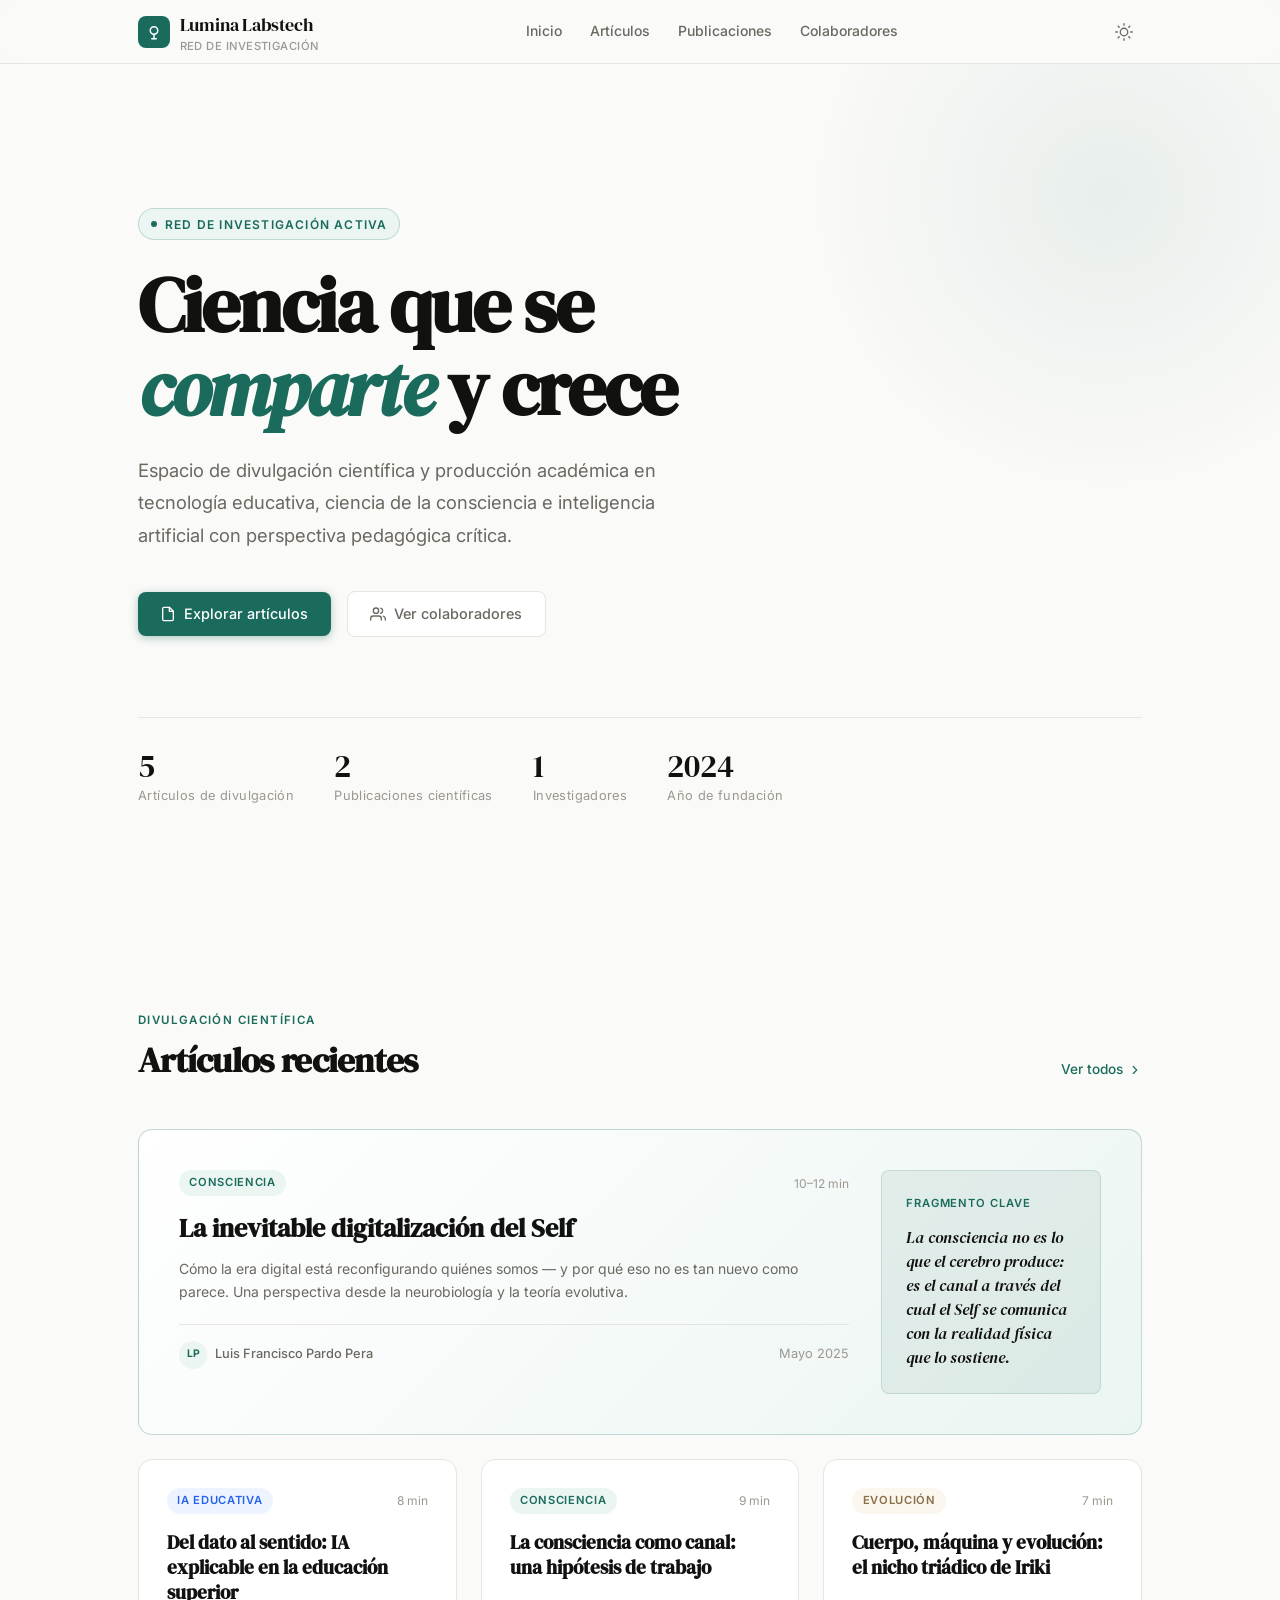
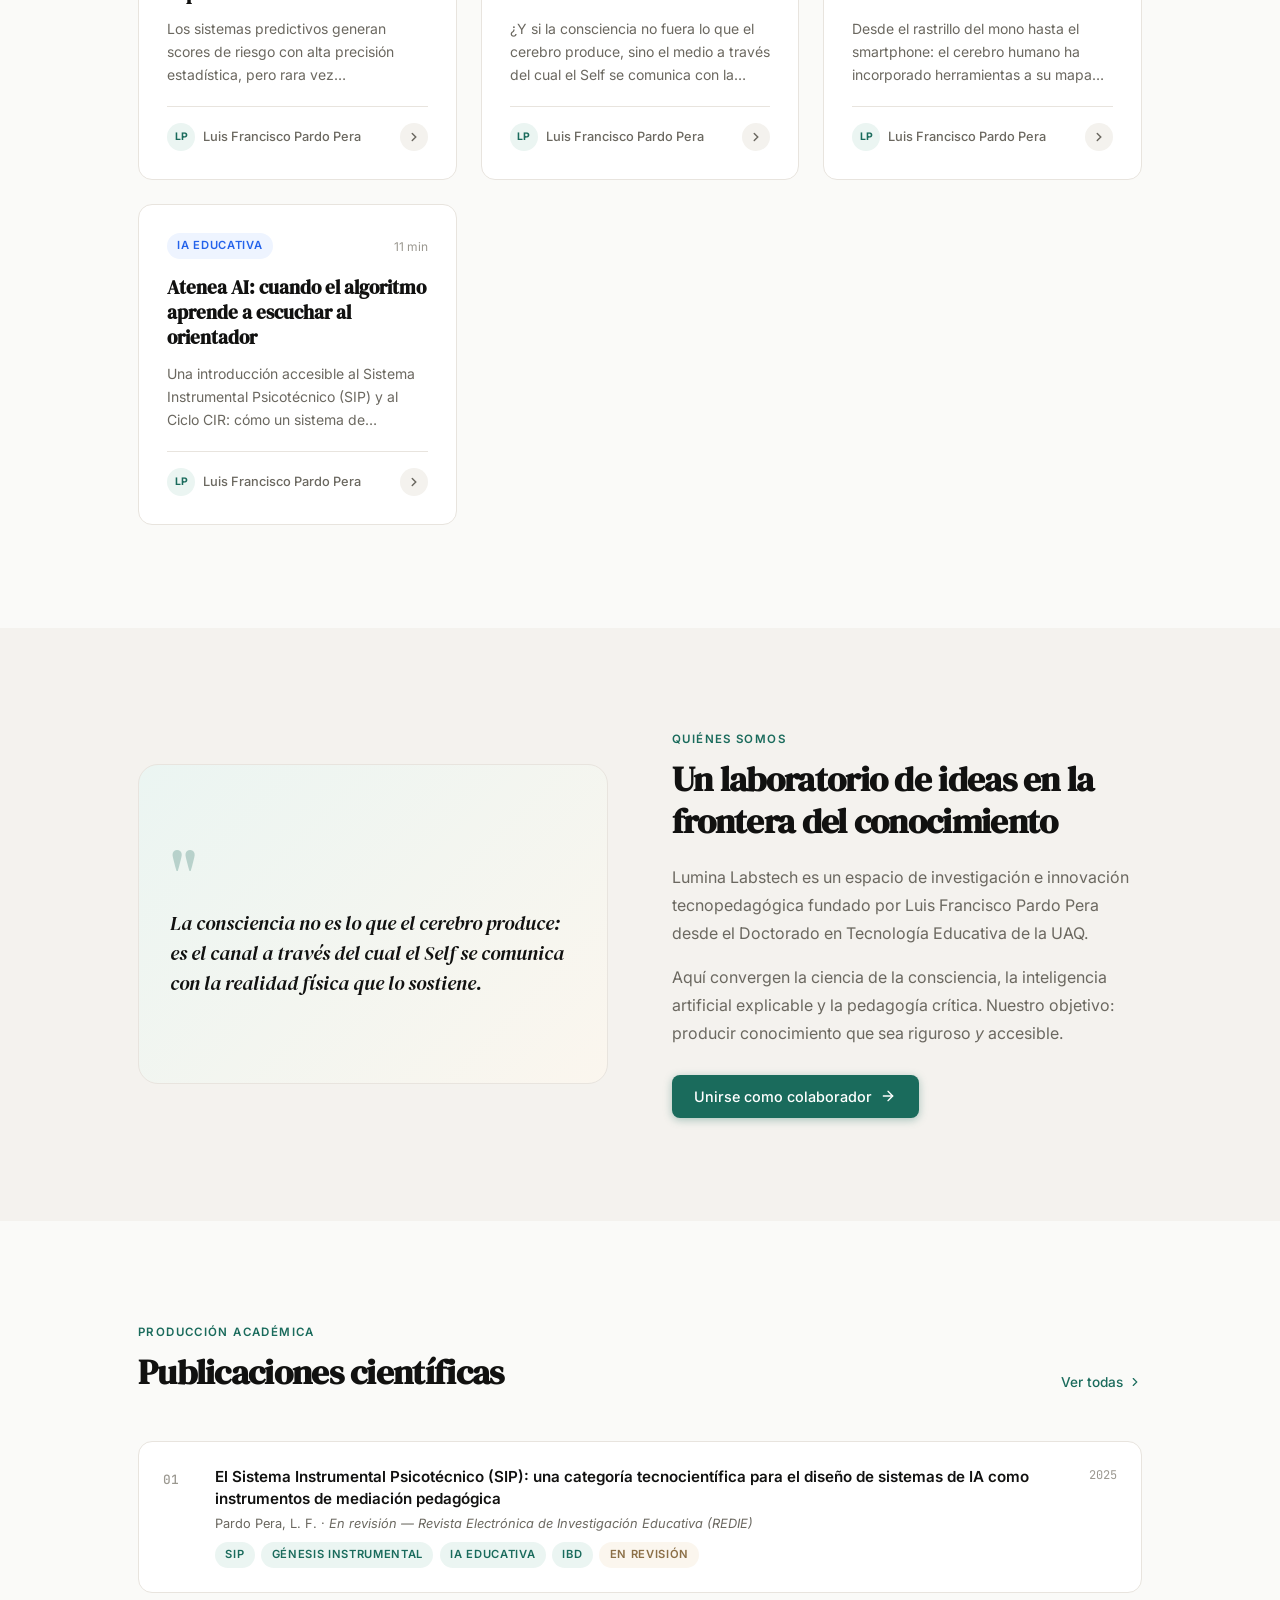
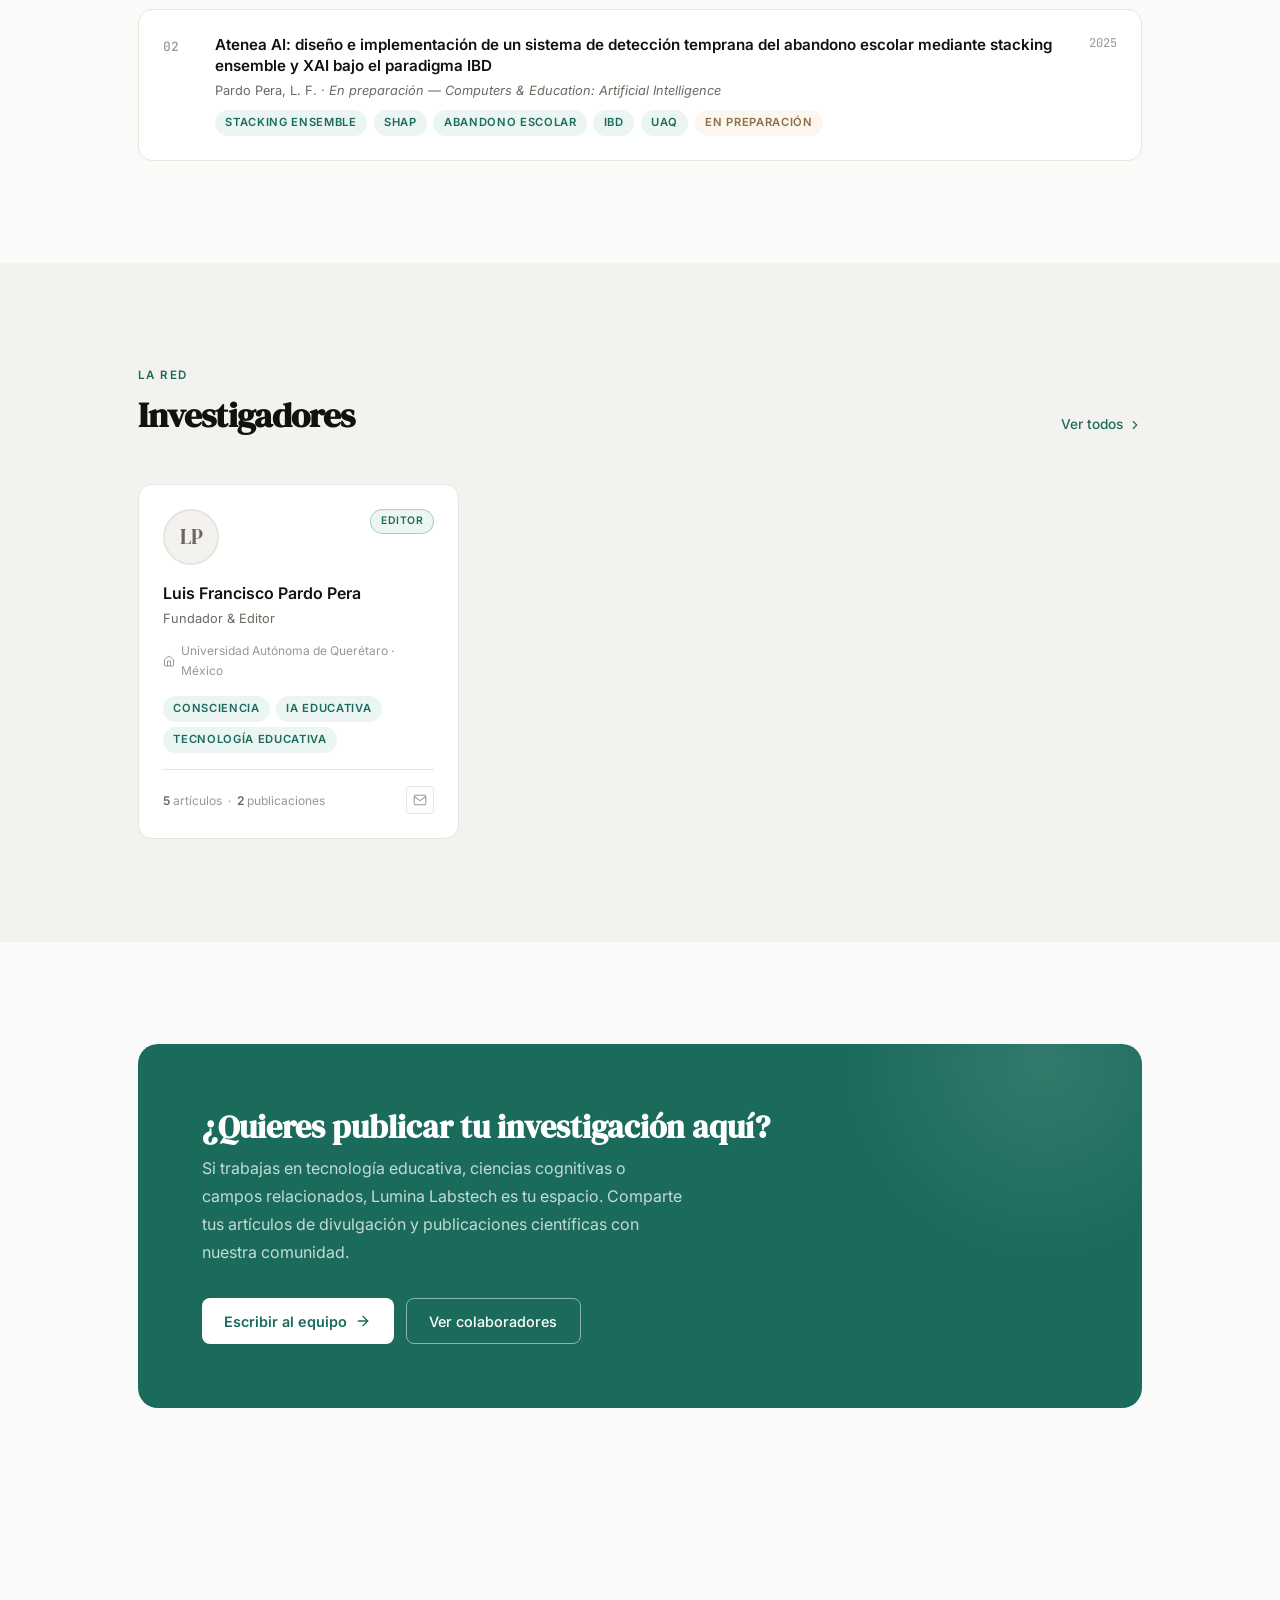
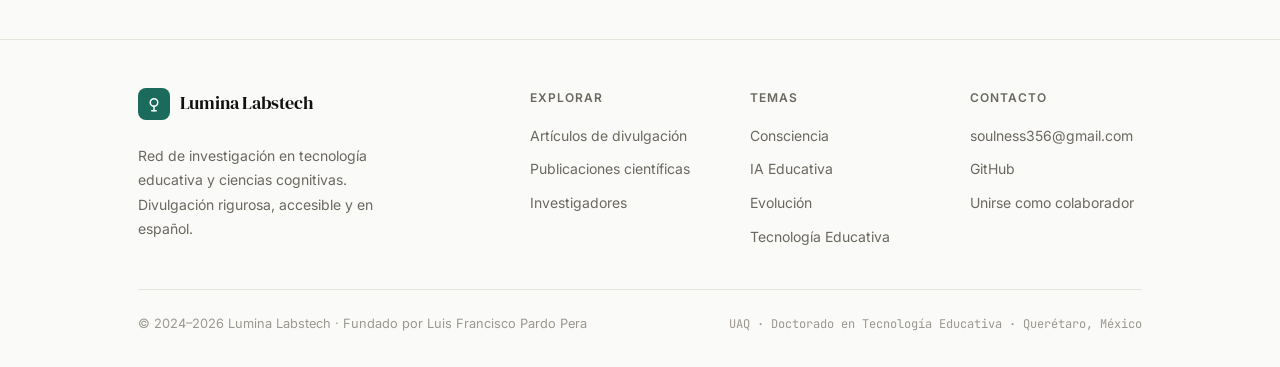
<file: index.html>
<!DOCTYPE html>
<html lang="es">
<head>
  <meta charset="UTF-8">
  <meta name="viewport" content="width=device-width, initial-scale=1.0">
  <title>Lumina Labstech — Red de Investigación en Tecnología Educativa</title>
  <meta name="description" content="Espacio de divulgación científica y producción académica en tecnología educativa, ciencia de la consciencia e inteligencia artificial con perspectiva pedagógica crítica.">
  <meta property="og:title" content="Lumina Labstech">
  <meta property="og:description" content="Red de investigación en tecnología educativa y ciencias cognitivas.">
  <meta property="og:type" content="website">
  <link rel="stylesheet" href="css/style.css">
  <link rel="icon" href="data:image/svg+xml,<svg xmlns='http://www.w3.org/2000/svg' viewBox='0 0 32 32'><rect width='32' height='32' rx='8' fill='%231A6B5C'/><circle cx='16' cy='13' r='5' fill='none' stroke='white' stroke-width='2'/><line x1='16' y1='18' x2='16' y2='24' stroke='white' stroke-width='2' stroke-linecap='round'/></svg>">
</head>
<body>

<!-- ── Navigation ─────────────────────────────────────────── -->
<nav class="nav">
  <div class="container nav__inner">
    <a href="index.html" class="nav__logo">
      <div class="nav__logo-mark">
        <svg viewBox="0 0 24 24"><circle cx="12" cy="10" r="5"/><line x1="12" y1="15" x2="12" y2="21"/><line x1="9" y1="21" x2="15" y2="21"/></svg>
      </div>
      <div>
        <div class="nav__logo-text">Lumina Labstech</div>
        <div class="nav__logo-sub">Red de Investigación</div>
      </div>
    </a>
    <ul class="nav__links">
      <li><a href="index.html" class="active">Inicio</a></li>
      <li><a href="articulos.html">Artículos</a></li>
      <li><a href="publicaciones.html">Publicaciones</a></li>
      <li><a href="colaboradores.html">Colaboradores</a></li>
    </ul>
    <div class="nav__actions">
      <button class="btn-icon" data-action="toggle-theme" title="Cambiar tema" aria-label="Cambiar tema">
        <svg class="theme-icon-dark" viewBox="0 0 24 24"><circle cx="12" cy="12" r="5"/><line x1="12" y1="1" x2="12" y2="3"/><line x1="12" y1="21" x2="12" y2="23"/><line x1="4.22" y1="4.22" x2="5.64" y2="5.64"/><line x1="18.36" y1="18.36" x2="19.78" y2="19.78"/><line x1="1" y1="12" x2="3" y2="12"/><line x1="21" y1="12" x2="23" y2="12"/><line x1="4.22" y1="19.78" x2="5.64" y2="18.36"/><line x1="18.36" y1="5.64" x2="19.78" y2="4.22"/></svg>
        <svg class="theme-icon-light" viewBox="0 0 24 24" style="display:none"><path d="M21 12.79A9 9 0 1111.21 3 7 7 0 0021 12.79z"/></svg>
      </button>
      <button class="btn-icon nav__mobile-toggle" data-action="open-menu" aria-label="Menú">
        <svg viewBox="0 0 24 24"><line x1="3" y1="6" x2="21" y2="6"/><line x1="3" y1="12" x2="21" y2="12"/><line x1="3" y1="18" x2="21" y2="18"/></svg>
      </button>
    </div>
  </div>
</nav>

<!-- ── Mobile Menu ─────────────────────────────────────────── -->
<div class="mobile-menu" id="mobileMenu">
  <div class="mobile-menu__head">
    <a href="index.html" class="nav__logo">
      <div class="nav__logo-mark">
        <svg viewBox="0 0 24 24"><circle cx="12" cy="10" r="5"/><line x1="12" y1="15" x2="12" y2="21"/><line x1="9" y1="21" x2="15" y2="21"/></svg>
      </div>
      <div class="nav__logo-text">Lumina Labstech</div>
    </a>
    <button class="btn-icon" data-action="close-menu" aria-label="Cerrar menú">
      <svg viewBox="0 0 24 24"><line x1="18" y1="6" x2="6" y2="18"/><line x1="6" y1="6" x2="18" y2="18"/></svg>
    </button>
  </div>
  <ul class="mobile-menu__links">
    <li><a href="index.html">Inicio</a></li>
    <li><a href="articulos.html">Artículos</a></li>
    <li><a href="publicaciones.html">Publicaciones</a></li>
    <li><a href="colaboradores.html">Colaboradores</a></li>
  </ul>
</div>

<!-- ── Hero ───────────────────────────────────────────────── -->
<section class="hero">
  <div class="container">
    <div class="hero__eyebrow">Red de Investigación activa</div>
    <h1 class="hero__title">
      Ciencia que se<br>
      <em>comparte</em> y crece
    </h1>
    <p class="hero__desc">
      Espacio de divulgación científica y producción académica en tecnología educativa, ciencia de la consciencia e inteligencia artificial con perspectiva pedagógica crítica.
    </p>
    <div class="hero__actions">
      <a href="articulos.html" class="btn btn--primary">
        <svg viewBox="0 0 24 24"><path d="M14 2H6a2 2 0 00-2 2v16a2 2 0 002 2h12a2 2 0 002-2V8z"/><polyline points="14 2 14 8 20 8"/></svg>
        Explorar artículos
      </a>
      <a href="colaboradores.html" class="btn btn--ghost">
        <svg viewBox="0 0 24 24"><path d="M17 21v-2a4 4 0 00-4-4H5a4 4 0 00-4 4v2"/><circle cx="9" cy="7" r="4"/><path d="M23 21v-2a4 4 0 00-3-3.87"/><path d="M16 3.13a4 4 0 010 7.75"/></svg>
        Ver colaboradores
      </a>
    </div>
    <div class="hero__stats reveal">
      <div>
        <div class="hero__stat-num" id="stat-articles">5</div>
        <div class="hero__stat-label">Artículos de divulgación</div>
      </div>
      <div>
        <div class="hero__stat-num" id="stat-papers">2</div>
        <div class="hero__stat-label">Publicaciones científicas</div>
      </div>
      <div>
        <div class="hero__stat-num" id="stat-collabs">1</div>
        <div class="hero__stat-label">Investigadores</div>
      </div>
      <div>
        <div class="hero__stat-num">2024</div>
        <div class="hero__stat-label">Año de fundación</div>
      </div>
    </div>
  </div>
</section>

<!-- ── Featured Articles ───────────────────────────────────── -->
<section class="section">
  <div class="container">
    <div class="section__header reveal">
      <div>
        <div class="section__label">Divulgación científica</div>
        <h2 class="section__title">Artículos recientes</h2>
      </div>
      <a href="articulos.html" class="section__link">
        Ver todos
        <svg viewBox="0 0 24 24"><polyline points="9 18 15 12 9 6"/></svg>
      </a>
    </div>
    <div class="card-grid card-grid--3" id="articles-grid">
      <!-- Rendered by JS from data.js -->
    </div>
  </div>
</section>

<!-- ── About ───────────────────────────────────────────────── -->
<section class="section section--alt">
  <div class="container">
    <div class="about-strip">
      <div class="about-strip__visual reveal">
        <div class="about-strip__bg-card"></div>
        <p class="about-strip__quote">
          La consciencia no es lo que el cerebro produce: es el canal a través del cual el Self se comunica con la realidad física que lo sostiene.
        </p>
      </div>
      <div class="about-strip__content reveal reveal-delay-2">
        <div class="section__label">Quiénes somos</div>
        <h2 class="section__title" style="margin-bottom:1.25rem">Un laboratorio de ideas en la frontera del conocimiento</h2>
        <p>Lumina Labstech es un espacio de investigación e innovación tecnopedagógica fundado por Luis Francisco Pardo Pera desde el Doctorado en Tecnología Educativa de la UAQ.</p>
        <p style="margin-top:.75rem">Aquí convergen la ciencia de la consciencia, la inteligencia artificial explicable y la pedagogía crítica. Nuestro objetivo: producir conocimiento que sea riguroso <em>y</em> accesible.</p>
        <div style="margin-top:1.75rem">
          <a href="colaboradores.html" class="btn btn--primary">
            Unirse como colaborador
            <svg viewBox="0 0 24 24"><line x1="5" y1="12" x2="19" y2="12"/><polyline points="12 5 19 12 12 19"/></svg>
          </a>
        </div>
      </div>
    </div>
  </div>
</section>

<!-- ── Publications preview ───────────────────────────────── -->
<section class="section">
  <div class="container">
    <div class="section__header reveal">
      <div>
        <div class="section__label">Producción académica</div>
        <h2 class="section__title">Publicaciones científicas</h2>
      </div>
      <a href="publicaciones.html" class="section__link">
        Ver todas
        <svg viewBox="0 0 24 24"><polyline points="9 18 15 12 9 6"/></svg>
      </a>
    </div>
    <div class="paper-list" id="papers-list">
      <!-- Rendered by JS -->
    </div>
  </div>
</section>

<!-- ── Collaborators preview ──────────────────────────────── -->
<section class="section section--alt">
  <div class="container">
    <div class="section__header reveal">
      <div>
        <div class="section__label">La red</div>
        <h2 class="section__title">Investigadores</h2>
      </div>
      <a href="colaboradores.html" class="section__link">
        Ver todos
        <svg viewBox="0 0 24 24"><polyline points="9 18 15 12 9 6"/></svg>
      </a>
    </div>
    <div class="collab-grid" id="collabs-grid-home">
      <!-- Rendered by JS -->
    </div>
  </div>
</section>

<!-- ── CTA ────────────────────────────────────────────────── -->
<section class="section">
  <div class="container">
    <div class="cta-banner reveal">
      <div class="cta-banner__text">
        <h2>¿Quieres publicar tu investigación aquí?</h2>
        <p>Si trabajas en tecnología educativa, ciencias cognitivas o campos relacionados, Lumina Labstech es tu espacio. Comparte tus artículos de divulgación y publicaciones científicas con nuestra comunidad.</p>
      </div>
      <div style="display:flex;gap:.75rem;flex-wrap:wrap">
        <a href="mailto:soulness356@gmail.com?subject=Colaboración Lumina Labstech" class="btn btn--white">
          Escribir al equipo
          <svg viewBox="0 0 24 24"><line x1="5" y1="12" x2="19" y2="12"/><polyline points="12 5 19 12 12 19"/></svg>
        </a>
        <a href="colaboradores.html" class="btn btn--outline-white">Ver colaboradores</a>
      </div>
    </div>
  </div>
</section>

<!-- ── Footer ─────────────────────────────────────────────── -->
<footer class="footer">
  <div class="container">
    <div class="footer__inner">
      <div class="footer__brand">
        <a href="index.html" class="nav__logo" style="margin-bottom:.75rem;display:inline-flex">
          <div class="nav__logo-mark">
            <svg viewBox="0 0 24 24"><circle cx="12" cy="10" r="5"/><line x1="12" y1="15" x2="12" y2="21"/><line x1="9" y1="21" x2="15" y2="21"/></svg>
          </div>
          <div class="nav__logo-text">Lumina Labstech</div>
        </a>
        <p>Red de investigación en tecnología educativa y ciencias cognitivas. Divulgación rigurosa, accesible y en español.</p>
      </div>
      <div>
        <div class="footer__col-title">Explorar</div>
        <ul class="footer__links">
          <li><a href="articulos.html">Artículos de divulgación</a></li>
          <li><a href="publicaciones.html">Publicaciones científicas</a></li>
          <li><a href="colaboradores.html">Investigadores</a></li>
        </ul>
      </div>
      <div>
        <div class="footer__col-title">Temas</div>
        <ul class="footer__links">
          <li><a href="articulos.html">Consciencia</a></li>
          <li><a href="articulos.html">IA Educativa</a></li>
          <li><a href="articulos.html">Evolución</a></li>
          <li><a href="articulos.html">Tecnología Educativa</a></li>
        </ul>
      </div>
      <div>
        <div class="footer__col-title">Contacto</div>
        <ul class="footer__links">
          <li><a href="mailto:soulness356@gmail.com">soulness356@gmail.com</a></li>
          <li><a href="https://github.com/luminalabstech" target="_blank">GitHub</a></li>
          <li><a href="colaboradores.html">Unirse como colaborador</a></li>
        </ul>
      </div>
    </div>
    <div class="footer__bottom">
      <span class="footer__copy">© 2024–2026 Lumina Labstech · Fundado por Luis Francisco Pardo Pera</span>
      <span class="footer__orcid">UAQ · Doctorado en Tecnología Educativa · Querétaro, México</span>
    </div>
  </div>
</footer>

<script src="js/data.js"></script>
<script src="js/main.js"></script>
<script>
  // Update stats from data
  document.addEventListener('DOMContentLoaded', () => {
    if (typeof DATA !== 'undefined') {
      document.getElementById('stat-articles').textContent = DATA.articles.length;
      document.getElementById('stat-papers').textContent   = DATA.papers.length;
      document.getElementById('stat-collabs').textContent  = DATA.collaborators.length;
    }
  });
</script>
</body>
</html>
</file>
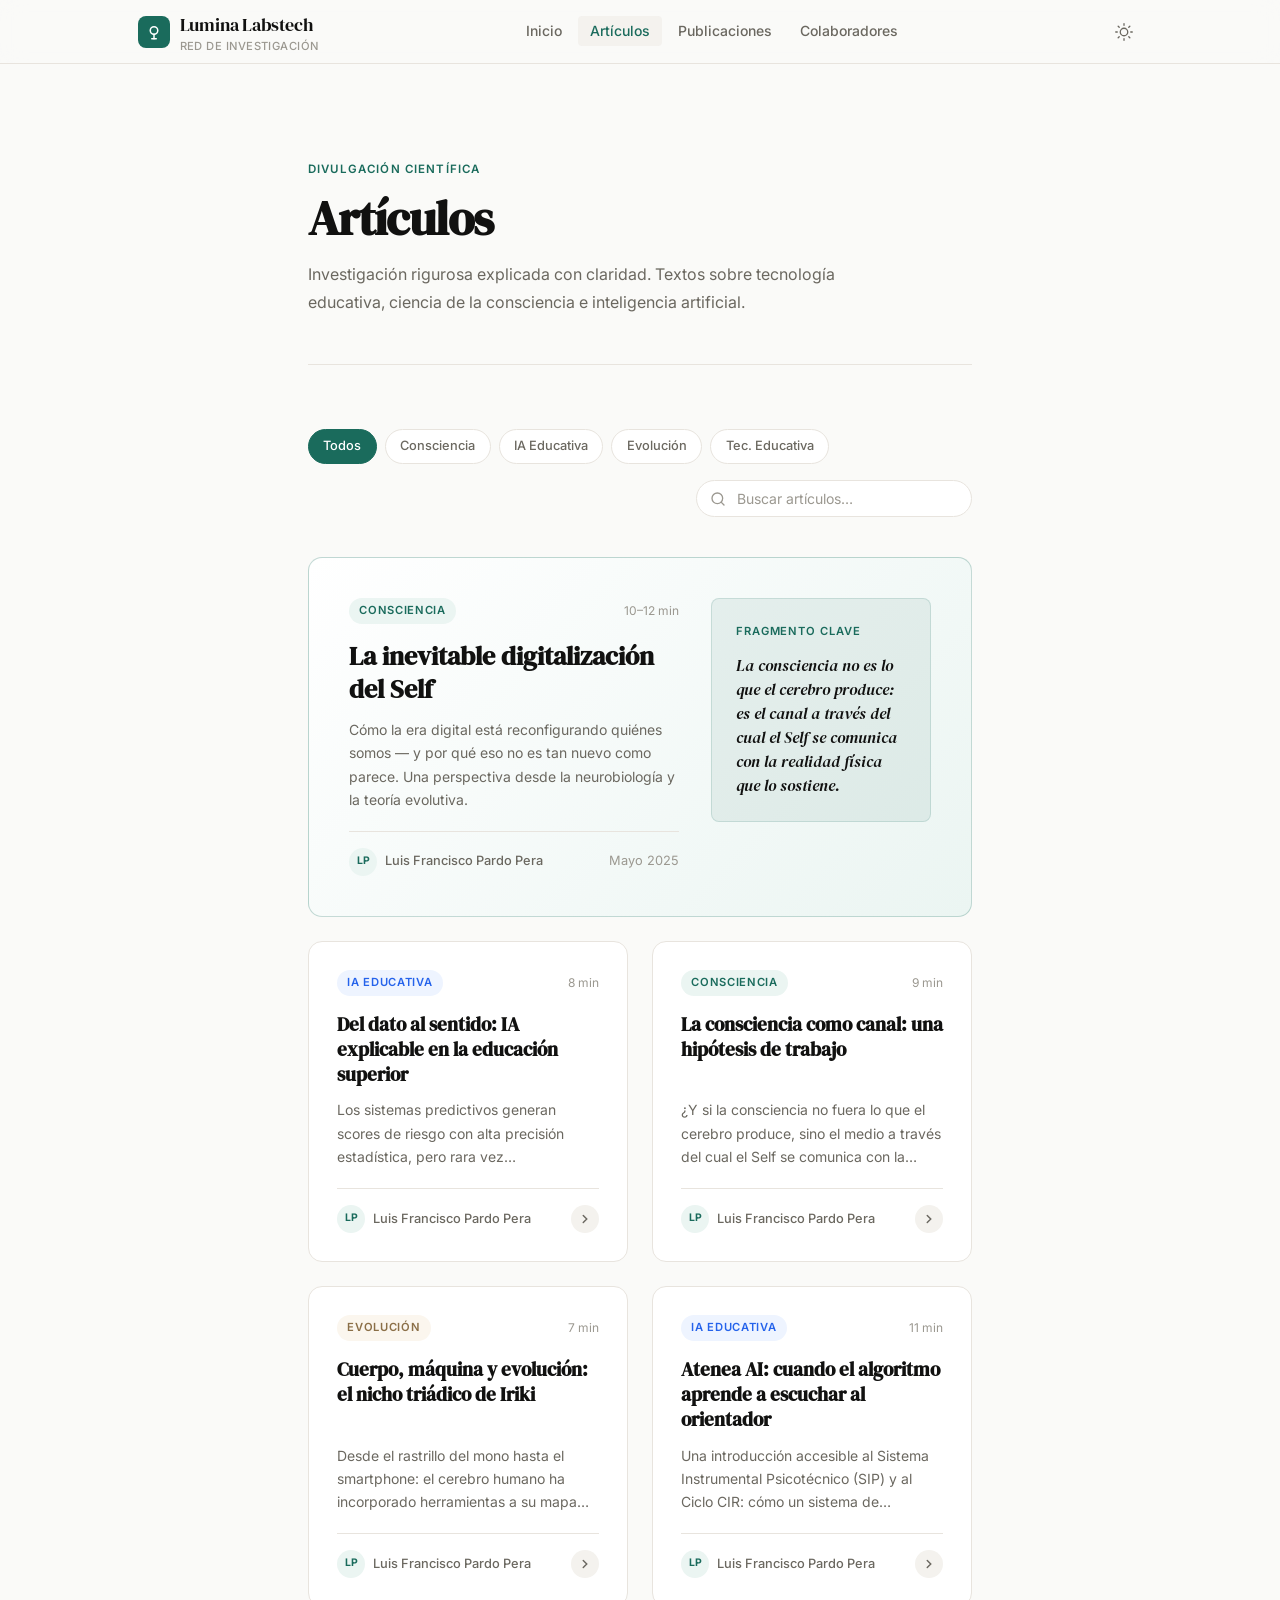
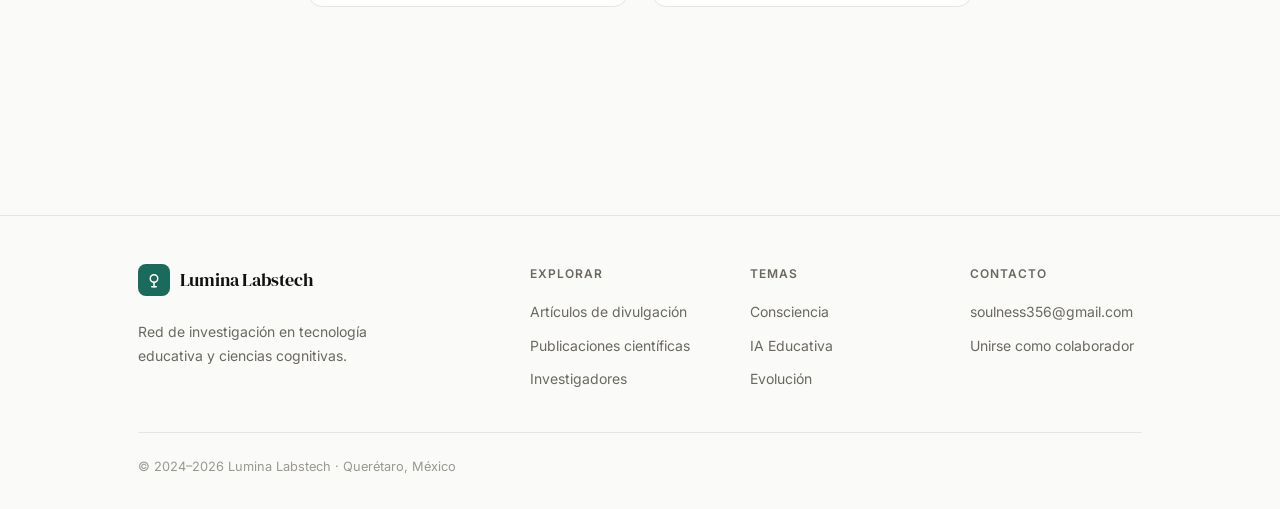
<file: articulos.html>
<!DOCTYPE html>
<html lang="es">
<head>
  <meta charset="UTF-8">
  <meta name="viewport" content="width=device-width, initial-scale=1.0">
  <title>Artículos de Divulgación — Lumina Labstech</title>
  <meta name="description" content="Artículos de divulgación científica en tecnología educativa, ciencia de la consciencia e inteligencia artificial.">
  <link rel="stylesheet" href="css/style.css">
  <link rel="icon" href="data:image/svg+xml,<svg xmlns='http://www.w3.org/2000/svg' viewBox='0 0 32 32'><rect width='32' height='32' rx='8' fill='%231A6B5C'/><circle cx='16' cy='13' r='5' fill='none' stroke='white' stroke-width='2'/><line x1='16' y1='18' x2='16' y2='24' stroke='white' stroke-width='2' stroke-linecap='round'/></svg>">
</head>
<body>

<nav class="nav">
  <div class="container nav__inner">
    <a href="index.html" class="nav__logo">
      <div class="nav__logo-mark">
        <svg viewBox="0 0 24 24"><circle cx="12" cy="10" r="5"/><line x1="12" y1="15" x2="12" y2="21"/><line x1="9" y1="21" x2="15" y2="21"/></svg>
      </div>
      <div>
        <div class="nav__logo-text">Lumina Labstech</div>
        <div class="nav__logo-sub">Red de Investigación</div>
      </div>
    </a>
    <ul class="nav__links">
      <li><a href="index.html">Inicio</a></li>
      <li><a href="articulos.html" class="active">Artículos</a></li>
      <li><a href="publicaciones.html">Publicaciones</a></li>
      <li><a href="colaboradores.html">Colaboradores</a></li>
    </ul>
    <div class="nav__actions">
      <button class="btn-icon" data-action="toggle-theme" title="Cambiar tema" aria-label="Cambiar tema">
        <svg class="theme-icon-dark" viewBox="0 0 24 24"><circle cx="12" cy="12" r="5"/><line x1="12" y1="1" x2="12" y2="3"/><line x1="12" y1="21" x2="12" y2="23"/><line x1="4.22" y1="4.22" x2="5.64" y2="5.64"/><line x1="18.36" y1="18.36" x2="19.78" y2="19.78"/><line x1="1" y1="12" x2="3" y2="12"/><line x1="21" y1="12" x2="23" y2="12"/><line x1="4.22" y1="19.78" x2="5.64" y2="18.36"/><line x1="18.36" y1="5.64" x2="19.78" y2="4.22"/></svg>
        <svg class="theme-icon-light" viewBox="0 0 24 24" style="display:none"><path d="M21 12.79A9 9 0 1111.21 3 7 7 0 0021 12.79z"/></svg>
      </button>
      <button class="btn-icon nav__mobile-toggle" data-action="open-menu" aria-label="Menú">
        <svg viewBox="0 0 24 24"><line x1="3" y1="6" x2="21" y2="6"/><line x1="3" y1="12" x2="21" y2="12"/><line x1="3" y1="18" x2="21" y2="18"/></svg>
      </button>
    </div>
  </div>
</nav>

<div class="mobile-menu" id="mobileMenu">
  <div class="mobile-menu__head">
    <a href="index.html" class="nav__logo">
      <div class="nav__logo-mark">
        <svg viewBox="0 0 24 24"><circle cx="12" cy="10" r="5"/><line x1="12" y1="15" x2="12" y2="21"/><line x1="9" y1="21" x2="15" y2="21"/></svg>
      </div>
      <div class="nav__logo-text">Lumina Labstech</div>
    </a>
    <button class="btn-icon" data-action="close-menu" aria-label="Cerrar menú">
      <svg viewBox="0 0 24 24"><line x1="18" y1="6" x2="6" y2="18"/><line x1="6" y1="6" x2="18" y2="18"/></svg>
    </button>
  </div>
  <ul class="mobile-menu__links">
    <li><a href="index.html">Inicio</a></li>
    <li><a href="articulos.html">Artículos</a></li>
    <li><a href="publicaciones.html">Publicaciones</a></li>
    <li><a href="colaboradores.html">Colaboradores</a></li>
  </ul>
</div>

<!-- ── Page header ─────────────────────────────────────────── -->
<div class="container container--narrow">
  <div class="page-header">
    <div class="page-header__eyebrow">Divulgación científica</div>
    <h1 class="page-header__title">Artículos</h1>
    <p class="page-header__desc">Investigación rigurosa explicada con claridad. Textos sobre tecnología educativa, ciencia de la consciencia e inteligencia artificial.</p>
  </div>
</div>

<!-- ── Filters + Search ────────────────────────────────────── -->
<div class="container container--narrow">
  <div style="display:flex;align-items:center;justify-content:space-between;flex-wrap:wrap;gap:1rem;margin-bottom:2.5rem">
    <div class="filter-bar" style="margin-bottom:0">
      <button class="filter-btn active" data-group="cat" data-filter="all">Todos</button>
      <button class="filter-btn" data-group="cat" data-filter="Consciencia">Consciencia</button>
      <button class="filter-btn" data-group="cat" data-filter="IA Educativa">IA Educativa</button>
      <button class="filter-btn" data-group="cat" data-filter="Evolución">Evolución</button>
      <button class="filter-btn" data-group="cat" data-filter="Tecnología Educativa">Tec. Educativa</button>
    </div>
    <div class="search-box">
      <svg viewBox="0 0 24 24"><circle cx="11" cy="11" r="8"/><line x1="21" y1="21" x2="16.65" y2="16.65"/></svg>
      <input type="search" id="searchArticles" placeholder="Buscar artículos…">
    </div>
  </div>
</div>

<!-- ── Articles grid ──────────────────────────────────────── -->
<div class="container container--narrow" style="padding-bottom:5rem">
  <div class="card-grid card-grid--2" id="articles-grid-full">
    <!-- Rendered by JS -->
  </div>
</div>

<!-- ── Footer ─────────────────────────────────────────────── -->
<footer class="footer">
  <div class="container">
    <div class="footer__inner">
      <div class="footer__brand">
        <a href="index.html" class="nav__logo" style="margin-bottom:.75rem;display:inline-flex">
          <div class="nav__logo-mark">
            <svg viewBox="0 0 24 24"><circle cx="12" cy="10" r="5"/><line x1="12" y1="15" x2="12" y2="21"/><line x1="9" y1="21" x2="15" y2="21"/></svg>
          </div>
          <div class="nav__logo-text">Lumina Labstech</div>
        </a>
        <p>Red de investigación en tecnología educativa y ciencias cognitivas.</p>
      </div>
      <div>
        <div class="footer__col-title">Explorar</div>
        <ul class="footer__links">
          <li><a href="articulos.html">Artículos de divulgación</a></li>
          <li><a href="publicaciones.html">Publicaciones científicas</a></li>
          <li><a href="colaboradores.html">Investigadores</a></li>
        </ul>
      </div>
      <div>
        <div class="footer__col-title">Temas</div>
        <ul class="footer__links">
          <li><a href="#">Consciencia</a></li>
          <li><a href="#">IA Educativa</a></li>
          <li><a href="#">Evolución</a></li>
        </ul>
      </div>
      <div>
        <div class="footer__col-title">Contacto</div>
        <ul class="footer__links">
          <li><a href="mailto:soulness356@gmail.com">soulness356@gmail.com</a></li>
          <li><a href="colaboradores.html">Unirse como colaborador</a></li>
        </ul>
      </div>
    </div>
    <div class="footer__bottom">
      <span class="footer__copy">© 2024–2026 Lumina Labstech · Querétaro, México</span>
    </div>
  </div>
</footer>

<script src="js/data.js"></script>
<script src="js/main.js"></script>
</body>
</html>
</file>
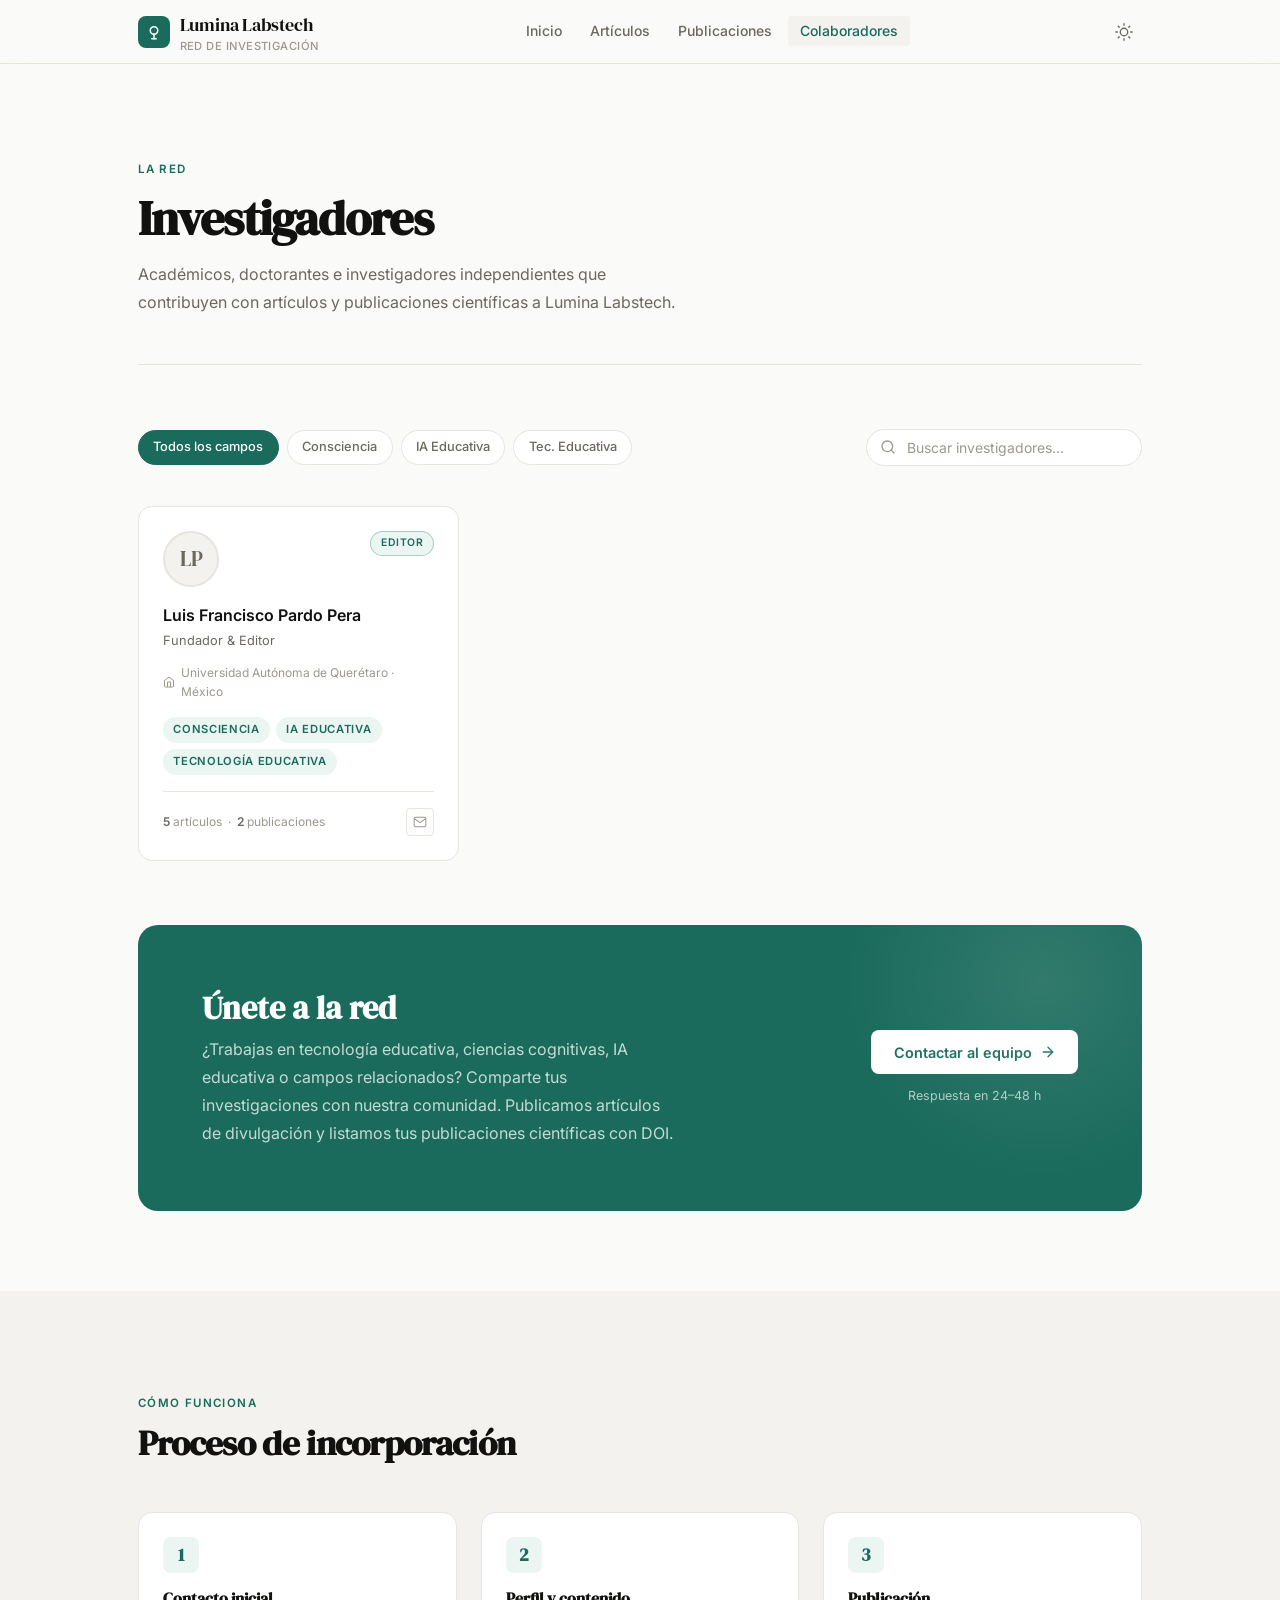
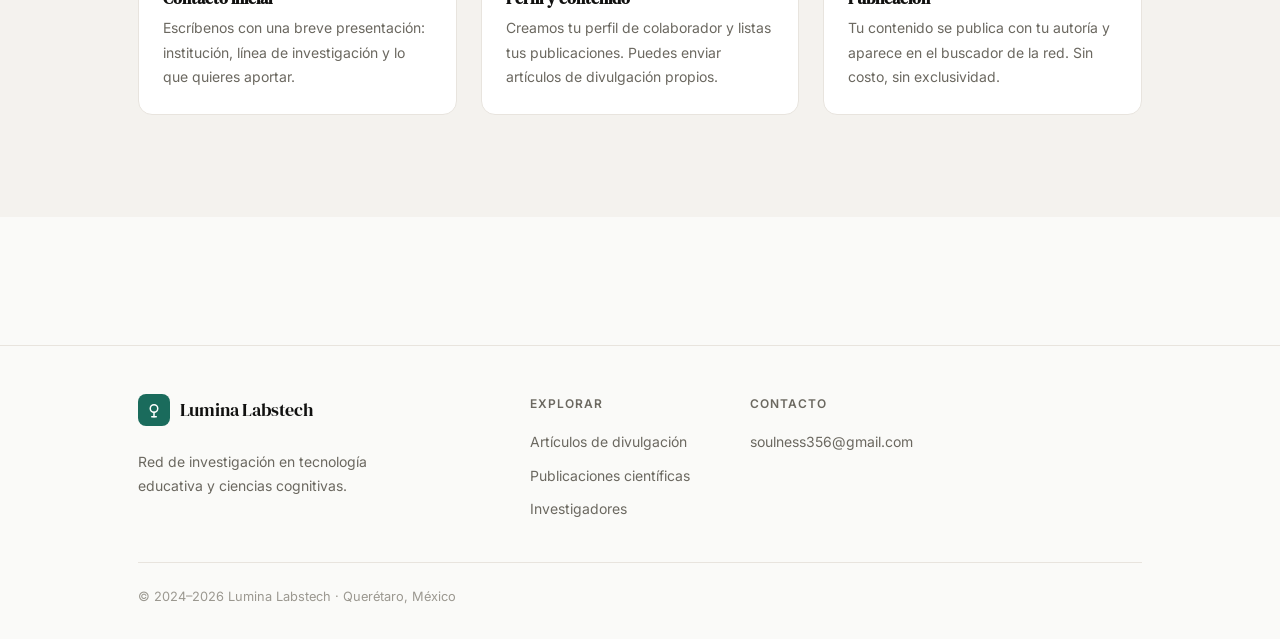
<file: colaboradores.html>
<!DOCTYPE html>
<html lang="es">
<head>
  <meta charset="UTF-8">
  <meta name="viewport" content="width=device-width, initial-scale=1.0">
  <title>Investigadores — Lumina Labstech</title>
  <meta name="description" content="Investigadores y colaboradores de la red Lumina Labstech en tecnología educativa y ciencias cognitivas.">
  <link rel="stylesheet" href="css/style.css">
  <link rel="icon" href="data:image/svg+xml,<svg xmlns='http://www.w3.org/2000/svg' viewBox='0 0 32 32'><rect width='32' height='32' rx='8' fill='%231A6B5C'/><circle cx='16' cy='13' r='5' fill='none' stroke='white' stroke-width='2'/><line x1='16' y1='18' x2='16' y2='24' stroke='white' stroke-width='2' stroke-linecap='round'/></svg>">
</head>
<body>

<nav class="nav">
  <div class="container nav__inner">
    <a href="index.html" class="nav__logo">
      <div class="nav__logo-mark">
        <svg viewBox="0 0 24 24"><circle cx="12" cy="10" r="5"/><line x1="12" y1="15" x2="12" y2="21"/><line x1="9" y1="21" x2="15" y2="21"/></svg>
      </div>
      <div>
        <div class="nav__logo-text">Lumina Labstech</div>
        <div class="nav__logo-sub">Red de Investigación</div>
      </div>
    </a>
    <ul class="nav__links">
      <li><a href="index.html">Inicio</a></li>
      <li><a href="articulos.html">Artículos</a></li>
      <li><a href="publicaciones.html">Publicaciones</a></li>
      <li><a href="colaboradores.html" class="active">Colaboradores</a></li>
    </ul>
    <div class="nav__actions">
      <button class="btn-icon" data-action="toggle-theme" title="Cambiar tema" aria-label="Cambiar tema">
        <svg class="theme-icon-dark" viewBox="0 0 24 24"><circle cx="12" cy="12" r="5"/><line x1="12" y1="1" x2="12" y2="3"/><line x1="12" y1="21" x2="12" y2="23"/><line x1="4.22" y1="4.22" x2="5.64" y2="5.64"/><line x1="18.36" y1="18.36" x2="19.78" y2="19.78"/><line x1="1" y1="12" x2="3" y2="12"/><line x1="21" y1="12" x2="23" y2="12"/><line x1="4.22" y1="19.78" x2="5.64" y2="18.36"/><line x1="18.36" y1="5.64" x2="19.78" y2="4.22"/></svg>
        <svg class="theme-icon-light" viewBox="0 0 24 24" style="display:none"><path d="M21 12.79A9 9 0 1111.21 3 7 7 0 0021 12.79z"/></svg>
      </button>
      <button class="btn-icon nav__mobile-toggle" data-action="open-menu" aria-label="Menú">
        <svg viewBox="0 0 24 24"><line x1="3" y1="6" x2="21" y2="6"/><line x1="3" y1="12" x2="21" y2="12"/><line x1="3" y1="18" x2="21" y2="18"/></svg>
      </button>
    </div>
  </div>
</nav>

<div class="mobile-menu" id="mobileMenu">
  <div class="mobile-menu__head">
    <a href="index.html" class="nav__logo">
      <div class="nav__logo-mark">
        <svg viewBox="0 0 24 24"><circle cx="12" cy="10" r="5"/><line x1="12" y1="15" x2="12" y2="21"/><line x1="9" y1="21" x2="15" y2="21"/></svg>
      </div>
      <div class="nav__logo-text">Lumina Labstech</div>
    </a>
    <button class="btn-icon" data-action="close-menu" aria-label="Cerrar menú">
      <svg viewBox="0 0 24 24"><line x1="18" y1="6" x2="6" y2="18"/><line x1="6" y1="6" x2="18" y2="18"/></svg>
    </button>
  </div>
  <ul class="mobile-menu__links">
    <li><a href="index.html">Inicio</a></li>
    <li><a href="articulos.html">Artículos</a></li>
    <li><a href="publicaciones.html">Publicaciones</a></li>
    <li><a href="colaboradores.html">Colaboradores</a></li>
  </ul>
</div>

<!-- ── Page header ─────────────────────────────────────────── -->
<div class="container">
  <div class="page-header">
    <div class="page-header__eyebrow">La red</div>
    <h1 class="page-header__title">Investigadores</h1>
    <p class="page-header__desc">Académicos, doctorantes e investigadores independientes que contribuyen con artículos y publicaciones científicas a Lumina Labstech.</p>
  </div>
</div>

<!-- ── Search ──────────────────────────────────────────────── -->
<div class="container" style="margin-bottom:2.5rem">
  <div style="display:flex;align-items:center;justify-content:space-between;flex-wrap:wrap;gap:1rem">
    <div class="filter-bar" style="margin-bottom:0">
      <button class="filter-btn active" data-group="field" data-filter="all">Todos los campos</button>
      <button class="filter-btn" data-group="field" data-filter="Consciencia">Consciencia</button>
      <button class="filter-btn" data-group="field" data-filter="IA Educativa">IA Educativa</button>
      <button class="filter-btn" data-group="field" data-filter="Tecnología Educativa">Tec. Educativa</button>
    </div>
    <div class="search-box">
      <svg viewBox="0 0 24 24"><circle cx="11" cy="11" r="8"/><line x1="21" y1="21" x2="16.65" y2="16.65"/></svg>
      <input type="search" id="searchCollabs" placeholder="Buscar investigadores…">
    </div>
  </div>
</div>

<!-- ── Collab grid ─────────────────────────────────────────── -->
<div class="container" style="padding-bottom:4rem">
  <div class="collab-grid" id="collabs-grid">
    <!-- Rendered by JS -->
  </div>
</div>

<!-- ── Join CTA ────────────────────────────────────────────── -->
<div class="container" style="padding-bottom:5rem">
  <div class="cta-banner reveal">
    <div class="cta-banner__text">
      <h2>Únete a la red</h2>
      <p>¿Trabajas en tecnología educativa, ciencias cognitivas, IA educativa o campos relacionados? Comparte tus investigaciones con nuestra comunidad. Publicamos artículos de divulgación y listamos tus publicaciones científicas con DOI.</p>
    </div>
    <div style="display:flex;flex-direction:column;gap:.75rem;flex-shrink:0">
      <a href="mailto:soulness356@gmail.com?subject=Quiero ser colaborador de Lumina Labstech" class="btn btn--white">
        Contactar al equipo
        <svg viewBox="0 0 24 24"><line x1="5" y1="12" x2="19" y2="12"/><polyline points="12 5 19 12 12 19"/></svg>
      </a>
      <div style="font-size:.78rem;color:rgba(255,255,255,.65);text-align:center">Respuesta en 24–48 h</div>
    </div>
  </div>
</div>

<!-- ── Process ────────────────────────────────────────────── -->
<section class="section section--alt">
  <div class="container">
    <div class="section__header reveal">
      <div>
        <div class="section__label">Cómo funciona</div>
        <h2 class="section__title">Proceso de incorporación</h2>
      </div>
    </div>
    <div class="grid-3 reveal">
      <div style="padding:1.5rem;background:var(--bg-card);border:1px solid var(--border);border-radius:var(--radius-lg)">
        <div style="width:36px;height:36px;background:var(--accent-bg);border-radius:var(--radius);display:flex;align-items:center;justify-content:center;margin-bottom:1rem;font-family:'DM Serif Display',serif;font-size:1.1rem;color:var(--accent);font-weight:700">1</div>
        <h3 style="font-size:1rem;margin-bottom:.5rem">Contacto inicial</h3>
        <p style="font-size:.875rem">Escríbenos con una breve presentación: institución, línea de investigación y lo que quieres aportar.</p>
      </div>
      <div style="padding:1.5rem;background:var(--bg-card);border:1px solid var(--border);border-radius:var(--radius-lg)">
        <div style="width:36px;height:36px;background:var(--accent-bg);border-radius:var(--radius);display:flex;align-items:center;justify-content:center;margin-bottom:1rem;font-family:'DM Serif Display',serif;font-size:1.1rem;color:var(--accent);font-weight:700">2</div>
        <h3 style="font-size:1rem;margin-bottom:.5rem">Perfil y contenido</h3>
        <p style="font-size:.875rem">Creamos tu perfil de colaborador y listas tus publicaciones. Puedes enviar artículos de divulgación propios.</p>
      </div>
      <div style="padding:1.5rem;background:var(--bg-card);border:1px solid var(--border);border-radius:var(--radius-lg)">
        <div style="width:36px;height:36px;background:var(--accent-bg);border-radius:var(--radius);display:flex;align-items:center;justify-content:center;margin-bottom:1rem;font-family:'DM Serif Display',serif;font-size:1.1rem;color:var(--accent);font-weight:700">3</div>
        <h3 style="font-size:1rem;margin-bottom:.5rem">Publicación</h3>
        <p style="font-size:.875rem">Tu contenido se publica con tu autoría y aparece en el buscador de la red. Sin costo, sin exclusividad.</p>
      </div>
    </div>
  </div>
</section>

<footer class="footer">
  <div class="container">
    <div class="footer__inner">
      <div class="footer__brand">
        <a href="index.html" class="nav__logo" style="margin-bottom:.75rem;display:inline-flex">
          <div class="nav__logo-mark">
            <svg viewBox="0 0 24 24"><circle cx="12" cy="10" r="5"/><line x1="12" y1="15" x2="12" y2="21"/><line x1="9" y1="21" x2="15" y2="21"/></svg>
          </div>
          <div class="nav__logo-text">Lumina Labstech</div>
        </a>
        <p>Red de investigación en tecnología educativa y ciencias cognitivas.</p>
      </div>
      <div>
        <div class="footer__col-title">Explorar</div>
        <ul class="footer__links">
          <li><a href="articulos.html">Artículos de divulgación</a></li>
          <li><a href="publicaciones.html">Publicaciones científicas</a></li>
          <li><a href="colaboradores.html">Investigadores</a></li>
        </ul>
      </div>
      <div>
        <div class="footer__col-title">Contacto</div>
        <ul class="footer__links">
          <li><a href="mailto:soulness356@gmail.com">soulness356@gmail.com</a></li>
        </ul>
      </div>
      <div></div>
    </div>
    <div class="footer__bottom">
      <span class="footer__copy">© 2024–2026 Lumina Labstech · Querétaro, México</span>
    </div>
  </div>
</footer>

<script src="js/data.js"></script>
<script src="js/main.js"></script>
</body>
</html>
</file>
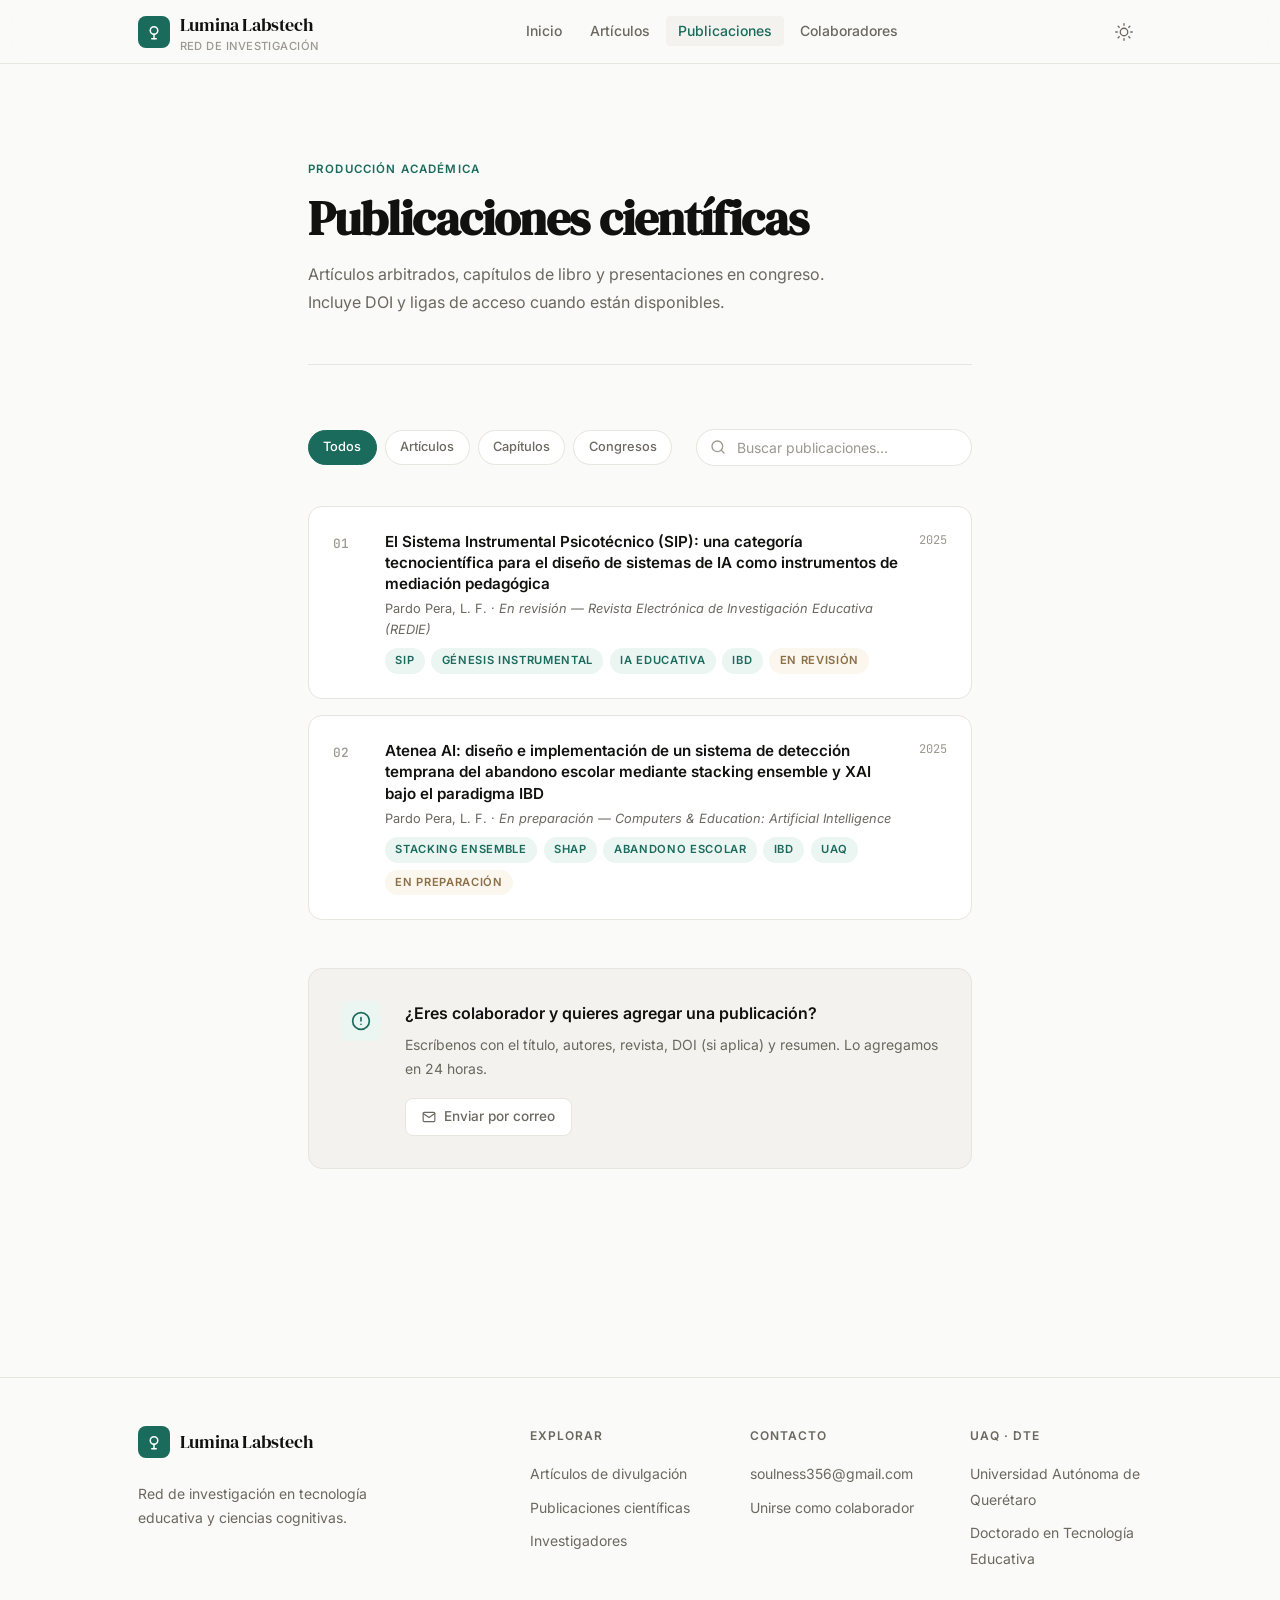
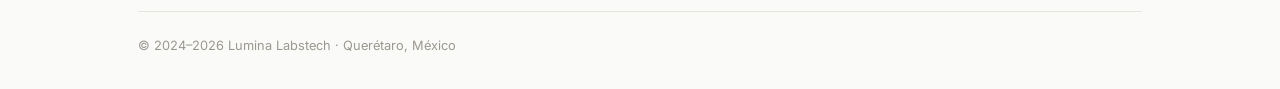
<file: publicaciones.html>
<!DOCTYPE html>
<html lang="es">
<head>
  <meta charset="UTF-8">
  <meta name="viewport" content="width=device-width, initial-scale=1.0">
  <title>Publicaciones Científicas — Lumina Labstech</title>
  <meta name="description" content="Artículos científicos publicados por investigadores de Lumina Labstech con DOI y ligas de acceso.">
  <link rel="stylesheet" href="css/style.css">
  <link rel="icon" href="data:image/svg+xml,<svg xmlns='http://www.w3.org/2000/svg' viewBox='0 0 32 32'><rect width='32' height='32' rx='8' fill='%231A6B5C'/><circle cx='16' cy='13' r='5' fill='none' stroke='white' stroke-width='2'/><line x1='16' y1='18' x2='16' y2='24' stroke='white' stroke-width='2' stroke-linecap='round'/></svg>">
</head>
<body>

<nav class="nav">
  <div class="container nav__inner">
    <a href="index.html" class="nav__logo">
      <div class="nav__logo-mark">
        <svg viewBox="0 0 24 24"><circle cx="12" cy="10" r="5"/><line x1="12" y1="15" x2="12" y2="21"/><line x1="9" y1="21" x2="15" y2="21"/></svg>
      </div>
      <div>
        <div class="nav__logo-text">Lumina Labstech</div>
        <div class="nav__logo-sub">Red de Investigación</div>
      </div>
    </a>
    <ul class="nav__links">
      <li><a href="index.html">Inicio</a></li>
      <li><a href="articulos.html">Artículos</a></li>
      <li><a href="publicaciones.html" class="active">Publicaciones</a></li>
      <li><a href="colaboradores.html">Colaboradores</a></li>
    </ul>
    <div class="nav__actions">
      <button class="btn-icon" data-action="toggle-theme" title="Cambiar tema" aria-label="Cambiar tema">
        <svg class="theme-icon-dark" viewBox="0 0 24 24"><circle cx="12" cy="12" r="5"/><line x1="12" y1="1" x2="12" y2="3"/><line x1="12" y1="21" x2="12" y2="23"/><line x1="4.22" y1="4.22" x2="5.64" y2="5.64"/><line x1="18.36" y1="18.36" x2="19.78" y2="19.78"/><line x1="1" y1="12" x2="3" y2="12"/><line x1="21" y1="12" x2="23" y2="12"/><line x1="4.22" y1="19.78" x2="5.64" y2="18.36"/><line x1="18.36" y1="5.64" x2="19.78" y2="4.22"/></svg>
        <svg class="theme-icon-light" viewBox="0 0 24 24" style="display:none"><path d="M21 12.79A9 9 0 1111.21 3 7 7 0 0021 12.79z"/></svg>
      </button>
      <button class="btn-icon nav__mobile-toggle" data-action="open-menu" aria-label="Menú">
        <svg viewBox="0 0 24 24"><line x1="3" y1="6" x2="21" y2="6"/><line x1="3" y1="12" x2="21" y2="12"/><line x1="3" y1="18" x2="21" y2="18"/></svg>
      </button>
    </div>
  </div>
</nav>

<div class="mobile-menu" id="mobileMenu">
  <div class="mobile-menu__head">
    <a href="index.html" class="nav__logo">
      <div class="nav__logo-mark">
        <svg viewBox="0 0 24 24"><circle cx="12" cy="10" r="5"/><line x1="12" y1="15" x2="12" y2="21"/><line x1="9" y1="21" x2="15" y2="21"/></svg>
      </div>
      <div class="nav__logo-text">Lumina Labstech</div>
    </a>
    <button class="btn-icon" data-action="close-menu" aria-label="Cerrar menú">
      <svg viewBox="0 0 24 24"><line x1="18" y1="6" x2="6" y2="18"/><line x1="6" y1="6" x2="18" y2="18"/></svg>
    </button>
  </div>
  <ul class="mobile-menu__links">
    <li><a href="index.html">Inicio</a></li>
    <li><a href="articulos.html">Artículos</a></li>
    <li><a href="publicaciones.html">Publicaciones</a></li>
    <li><a href="colaboradores.html">Colaboradores</a></li>
  </ul>
</div>

<!-- ── Page header ─────────────────────────────────────────── -->
<div class="container container--narrow">
  <div class="page-header">
    <div class="page-header__eyebrow">Producción académica</div>
    <h1 class="page-header__title">Publicaciones científicas</h1>
    <p class="page-header__desc">Artículos arbitrados, capítulos de libro y presentaciones en congreso. Incluye DOI y ligas de acceso cuando están disponibles.</p>
  </div>
</div>

<!-- ── Filter + Search ────────────────────────────────────── -->
<div class="container container--narrow">
  <div style="display:flex;align-items:center;justify-content:space-between;flex-wrap:wrap;gap:1rem;margin-bottom:2.5rem">
    <div class="filter-bar" style="margin-bottom:0">
      <button class="filter-btn active" data-group="ptype" data-filter="all">Todos</button>
      <button class="filter-btn" data-group="ptype" data-filter="article">Artículos</button>
      <button class="filter-btn" data-group="ptype" data-filter="chapter">Capítulos</button>
      <button class="filter-btn" data-group="ptype" data-filter="congress">Congresos</button>
    </div>
    <div class="search-box">
      <svg viewBox="0 0 24 24"><circle cx="11" cy="11" r="8"/><line x1="21" y1="21" x2="16.65" y2="16.65"/></svg>
      <input type="search" id="searchPapers" placeholder="Buscar publicaciones…">
    </div>
  </div>
</div>

<!-- ── Papers list ────────────────────────────────────────── -->
<div class="container container--narrow" style="padding-bottom:3rem">
  <div class="paper-list" id="papers-list">
    <!-- Rendered by JS -->
  </div>
</div>

<!-- ── How to add ──────────────────────────────────────────── -->
<div class="container container--narrow" style="padding-bottom:5rem">
  <div style="padding:2rem;background:var(--bg-subtle);border:1px solid var(--border);border-radius:var(--radius-lg);display:flex;gap:1.5rem;align-items:flex-start" class="reveal">
    <div style="width:40px;height:40px;background:var(--accent-bg);border-radius:var(--radius);display:flex;align-items:center;justify-content:center;flex-shrink:0">
      <svg style="width:20px;height:20px;stroke:var(--accent);fill:none;stroke-width:2;stroke-linecap:round" viewBox="0 0 24 24"><circle cx="12" cy="12" r="10"/><line x1="12" y1="8" x2="12" y2="12"/><line x1="12" y1="16" x2="12.01" y2="16"/></svg>
    </div>
    <div>
      <div style="font-weight:600;color:var(--text);margin-bottom:.35rem">¿Eres colaborador y quieres agregar una publicación?</div>
      <p style="font-size:.875rem;margin-bottom:1rem">Escríbenos con el título, autores, revista, DOI (si aplica) y resumen. Lo agregamos en 24 horas.</p>
      <a href="mailto:soulness356@gmail.com?subject=Nueva publicación para Lumina Labstech" class="btn btn--ghost" style="font-size:.85rem;padding:.45rem 1rem">
        <svg style="width:14px;height:14px;stroke:currentColor;fill:none;stroke-width:2;stroke-linecap:round" viewBox="0 0 24 24"><path d="M4 4h16c1.1 0 2 .9 2 2v12c0 1.1-.9 2-2 2H4c-1.1 0-2-.9-2-2V6c0-1.1.9-2 2-2z"/><polyline points="22,6 12,13 2,6"/></svg>
        Enviar por correo
      </a>
    </div>
  </div>
</div>

<footer class="footer">
  <div class="container">
    <div class="footer__inner">
      <div class="footer__brand">
        <a href="index.html" class="nav__logo" style="margin-bottom:.75rem;display:inline-flex">
          <div class="nav__logo-mark">
            <svg viewBox="0 0 24 24"><circle cx="12" cy="10" r="5"/><line x1="12" y1="15" x2="12" y2="21"/><line x1="9" y1="21" x2="15" y2="21"/></svg>
          </div>
          <div class="nav__logo-text">Lumina Labstech</div>
        </a>
        <p>Red de investigación en tecnología educativa y ciencias cognitivas.</p>
      </div>
      <div>
        <div class="footer__col-title">Explorar</div>
        <ul class="footer__links">
          <li><a href="articulos.html">Artículos de divulgación</a></li>
          <li><a href="publicaciones.html">Publicaciones científicas</a></li>
          <li><a href="colaboradores.html">Investigadores</a></li>
        </ul>
      </div>
      <div>
        <div class="footer__col-title">Contacto</div>
        <ul class="footer__links">
          <li><a href="mailto:soulness356@gmail.com">soulness356@gmail.com</a></li>
          <li><a href="colaboradores.html">Unirse como colaborador</a></li>
        </ul>
      </div>
      <div>
        <div class="footer__col-title">UAQ · DTE</div>
        <ul class="footer__links">
          <li><a href="https://www.uaq.mx" target="_blank">Universidad Autónoma de Querétaro</a></li>
          <li><a href="#">Doctorado en Tecnología Educativa</a></li>
        </ul>
      </div>
    </div>
    <div class="footer__bottom">
      <span class="footer__copy">© 2024–2026 Lumina Labstech · Querétaro, México</span>
    </div>
  </div>
</footer>

<script src="js/data.js"></script>
<script src="js/main.js"></script>
</body>
</html>
</file>
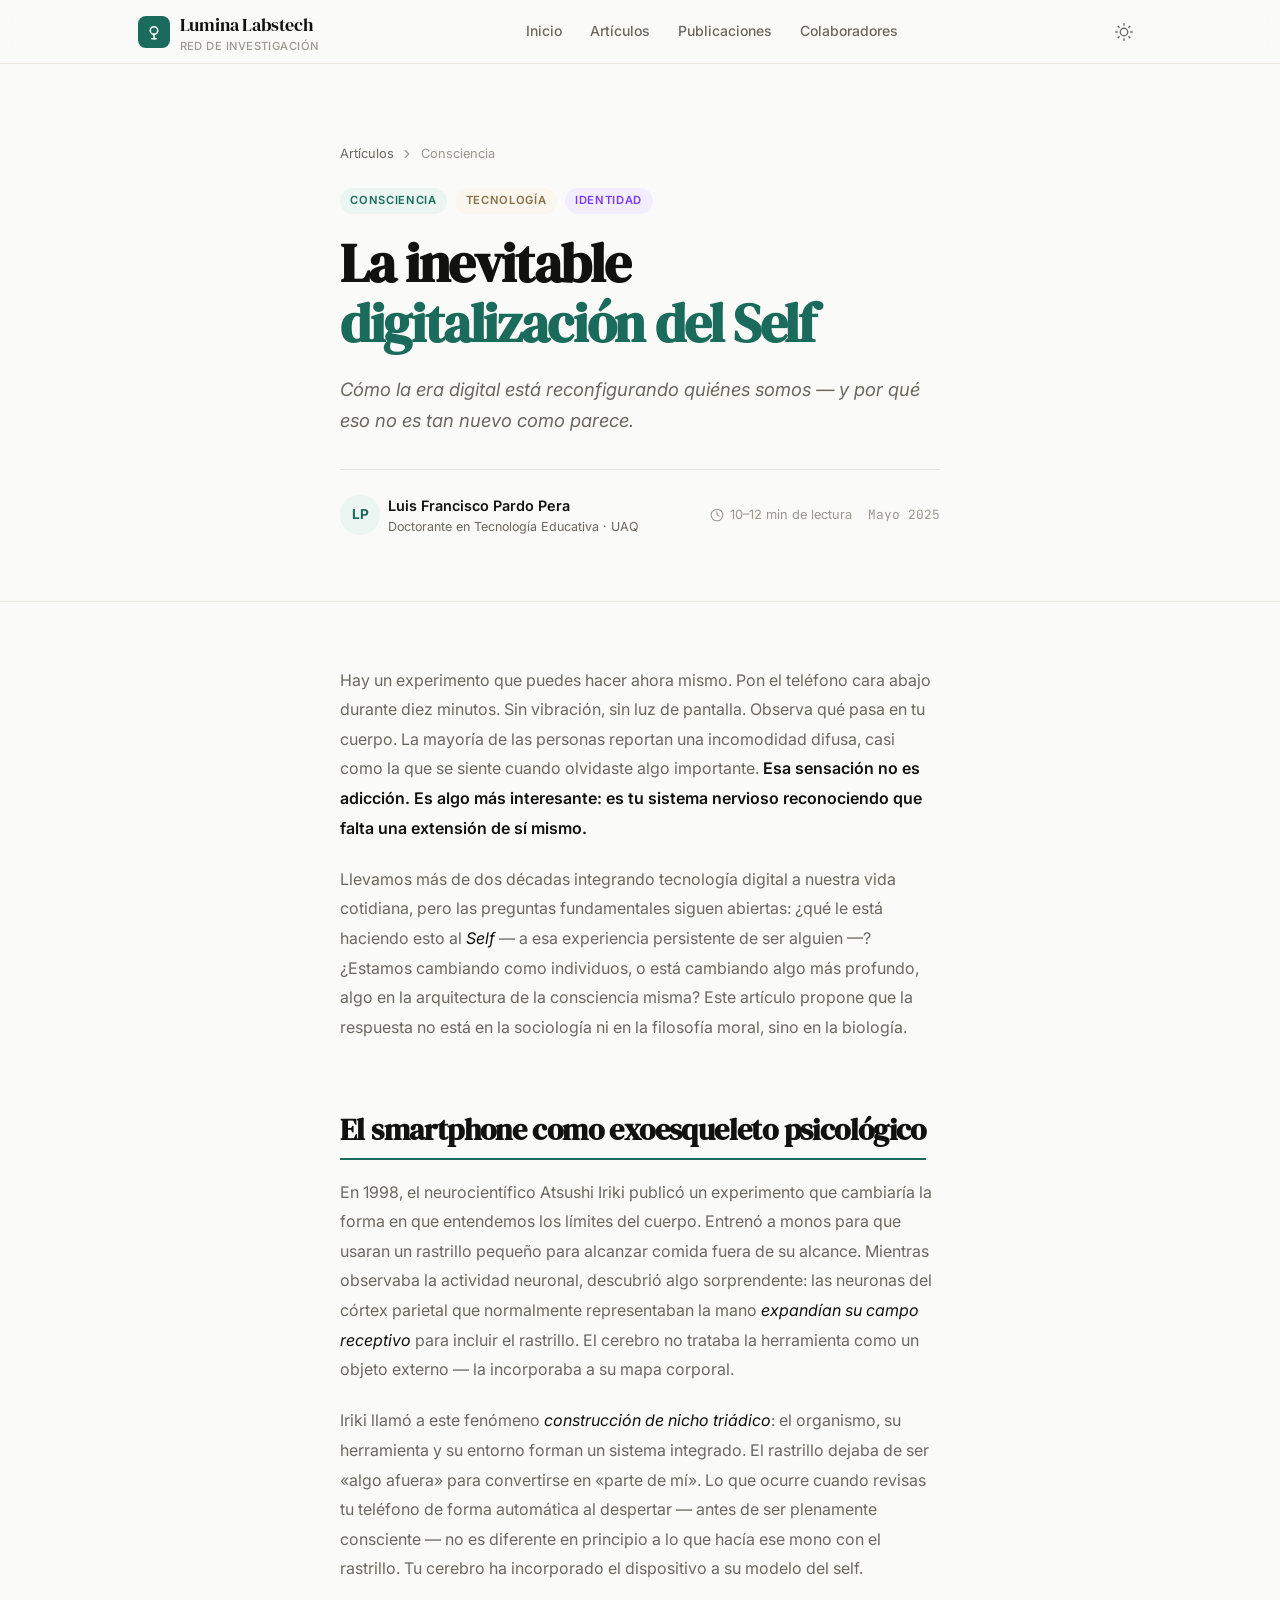
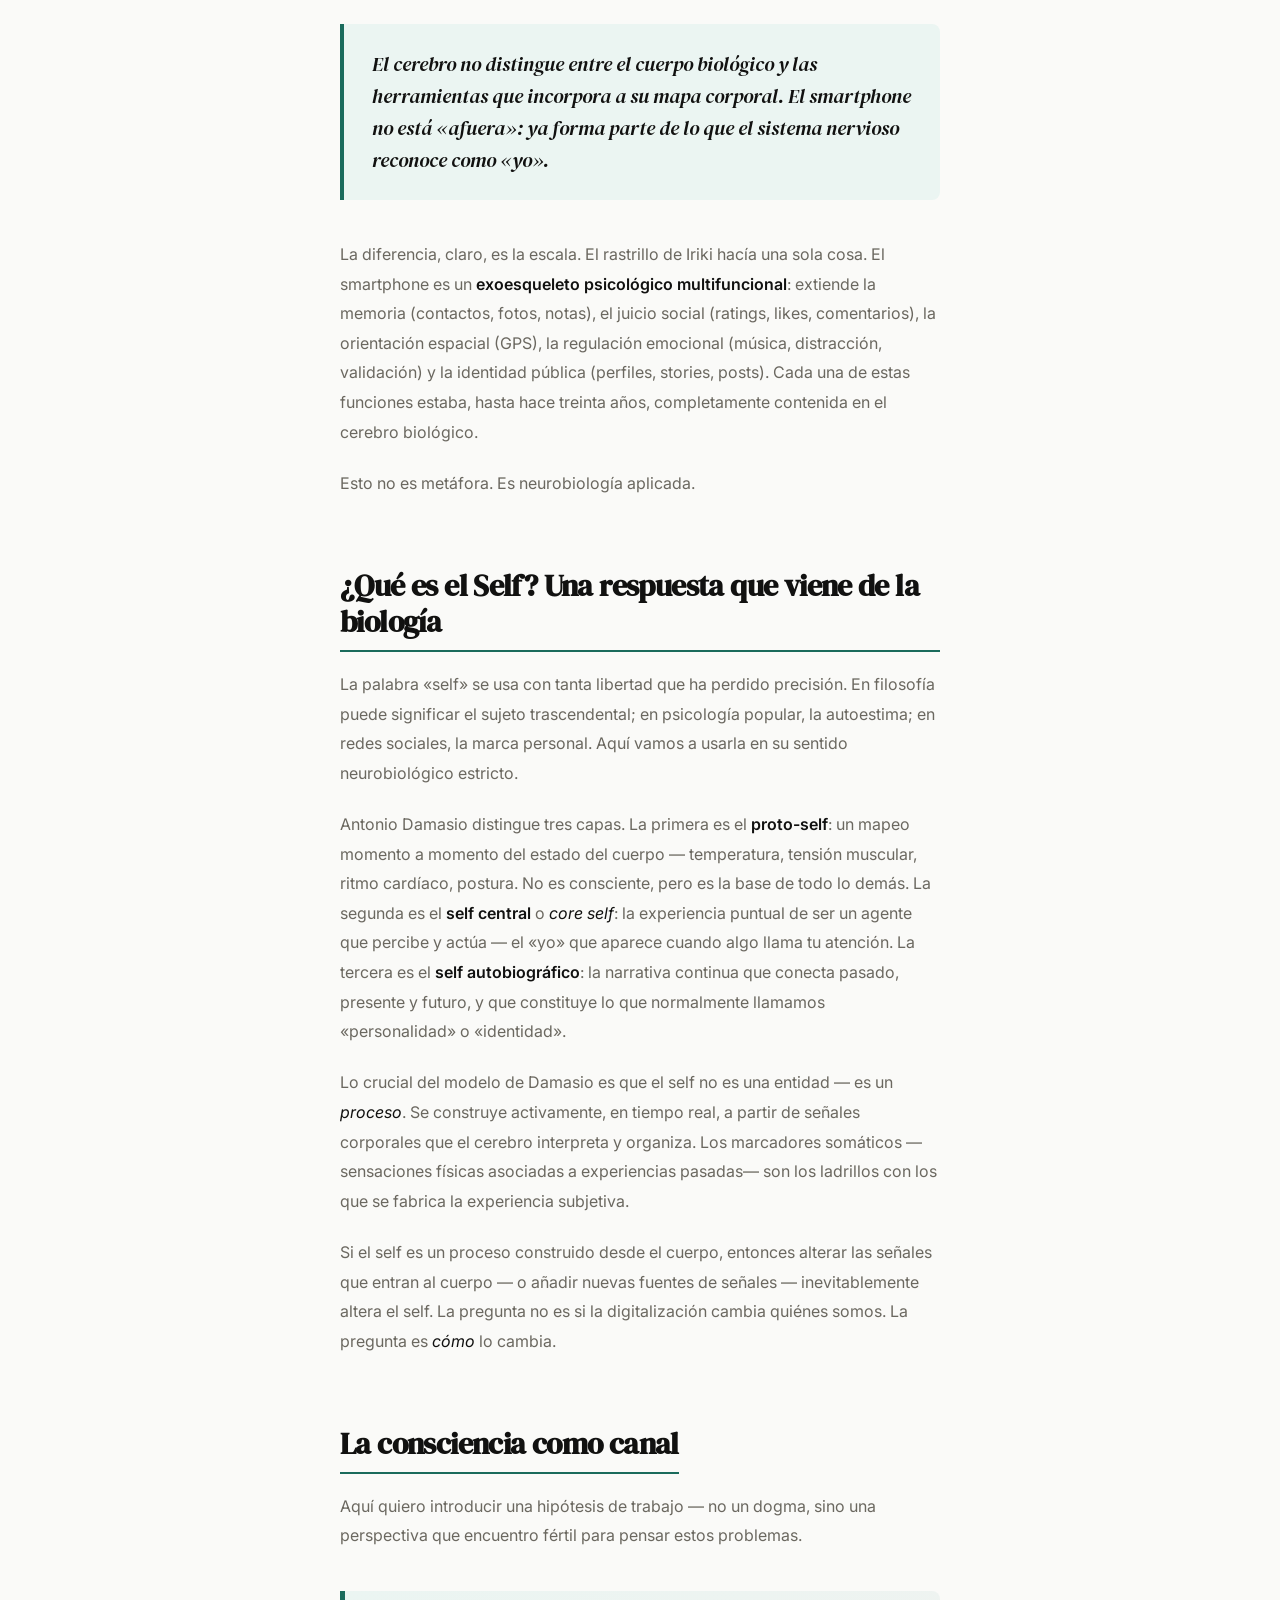
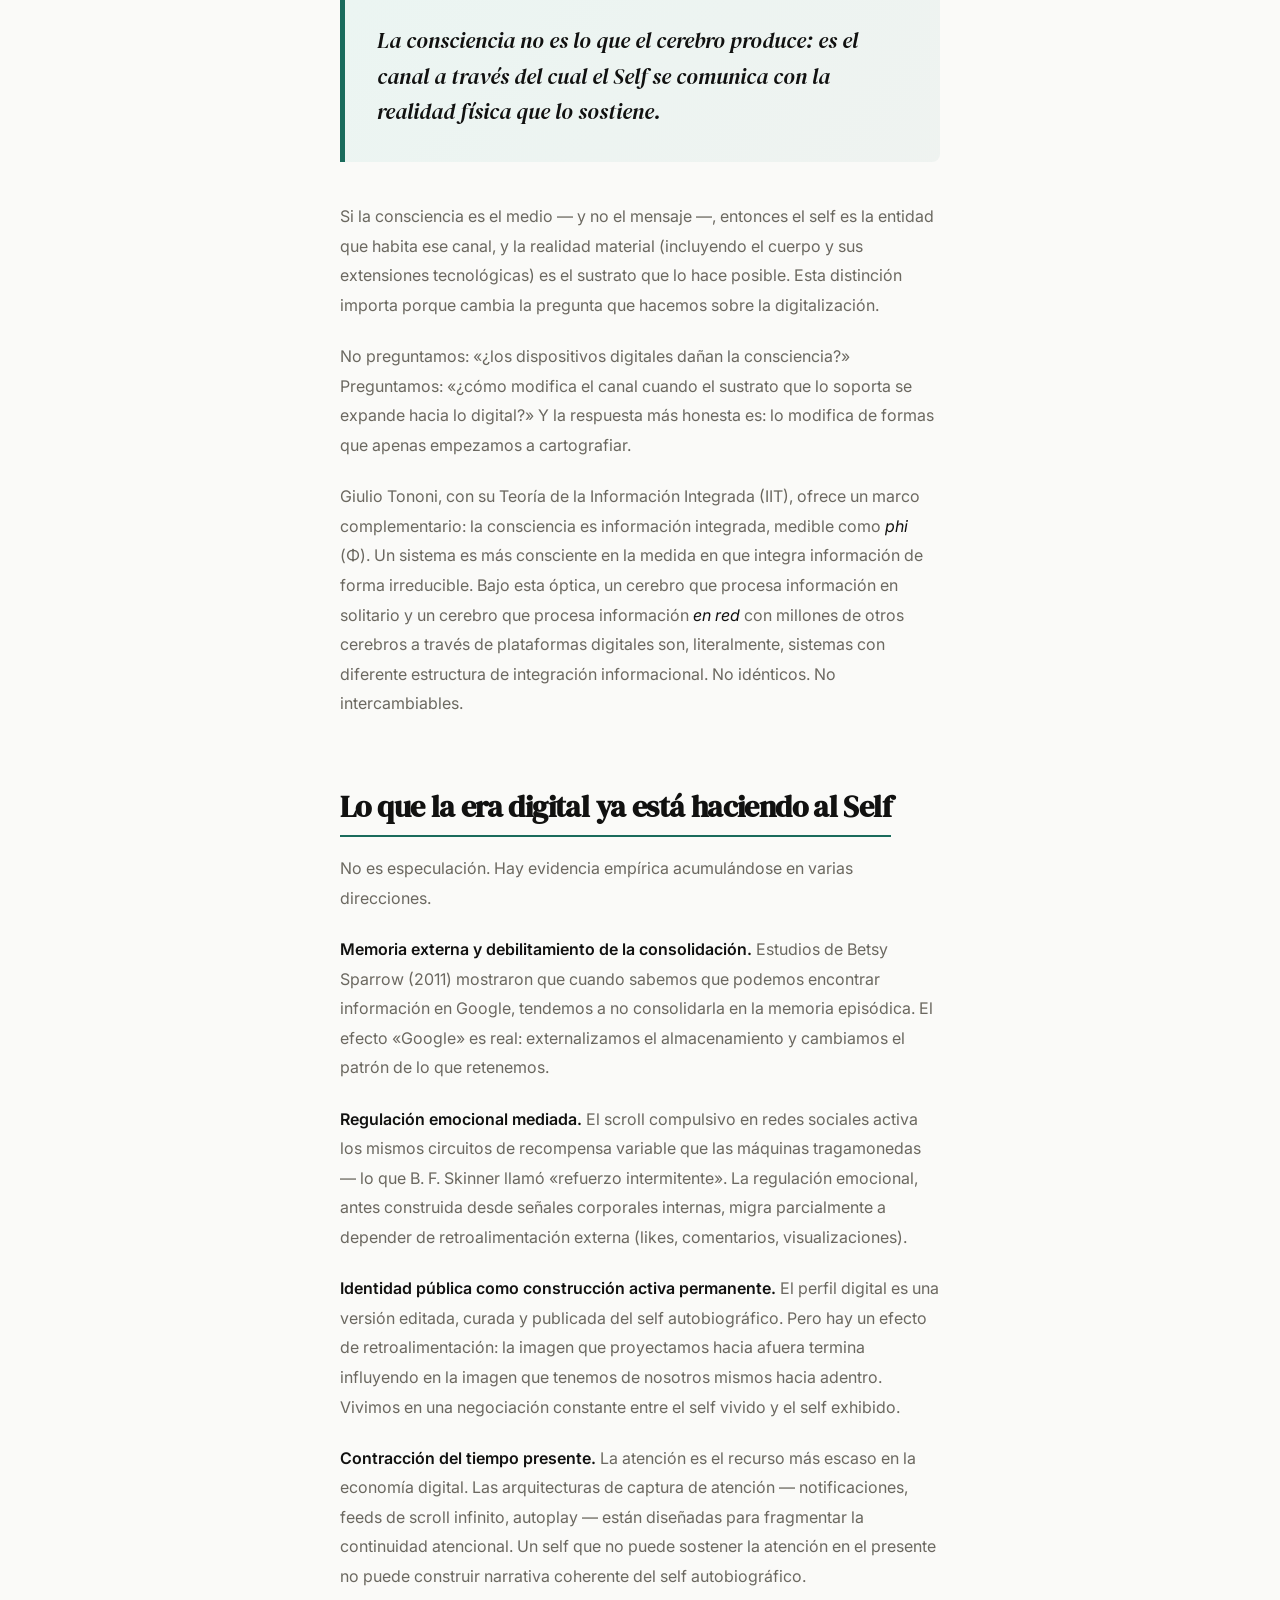
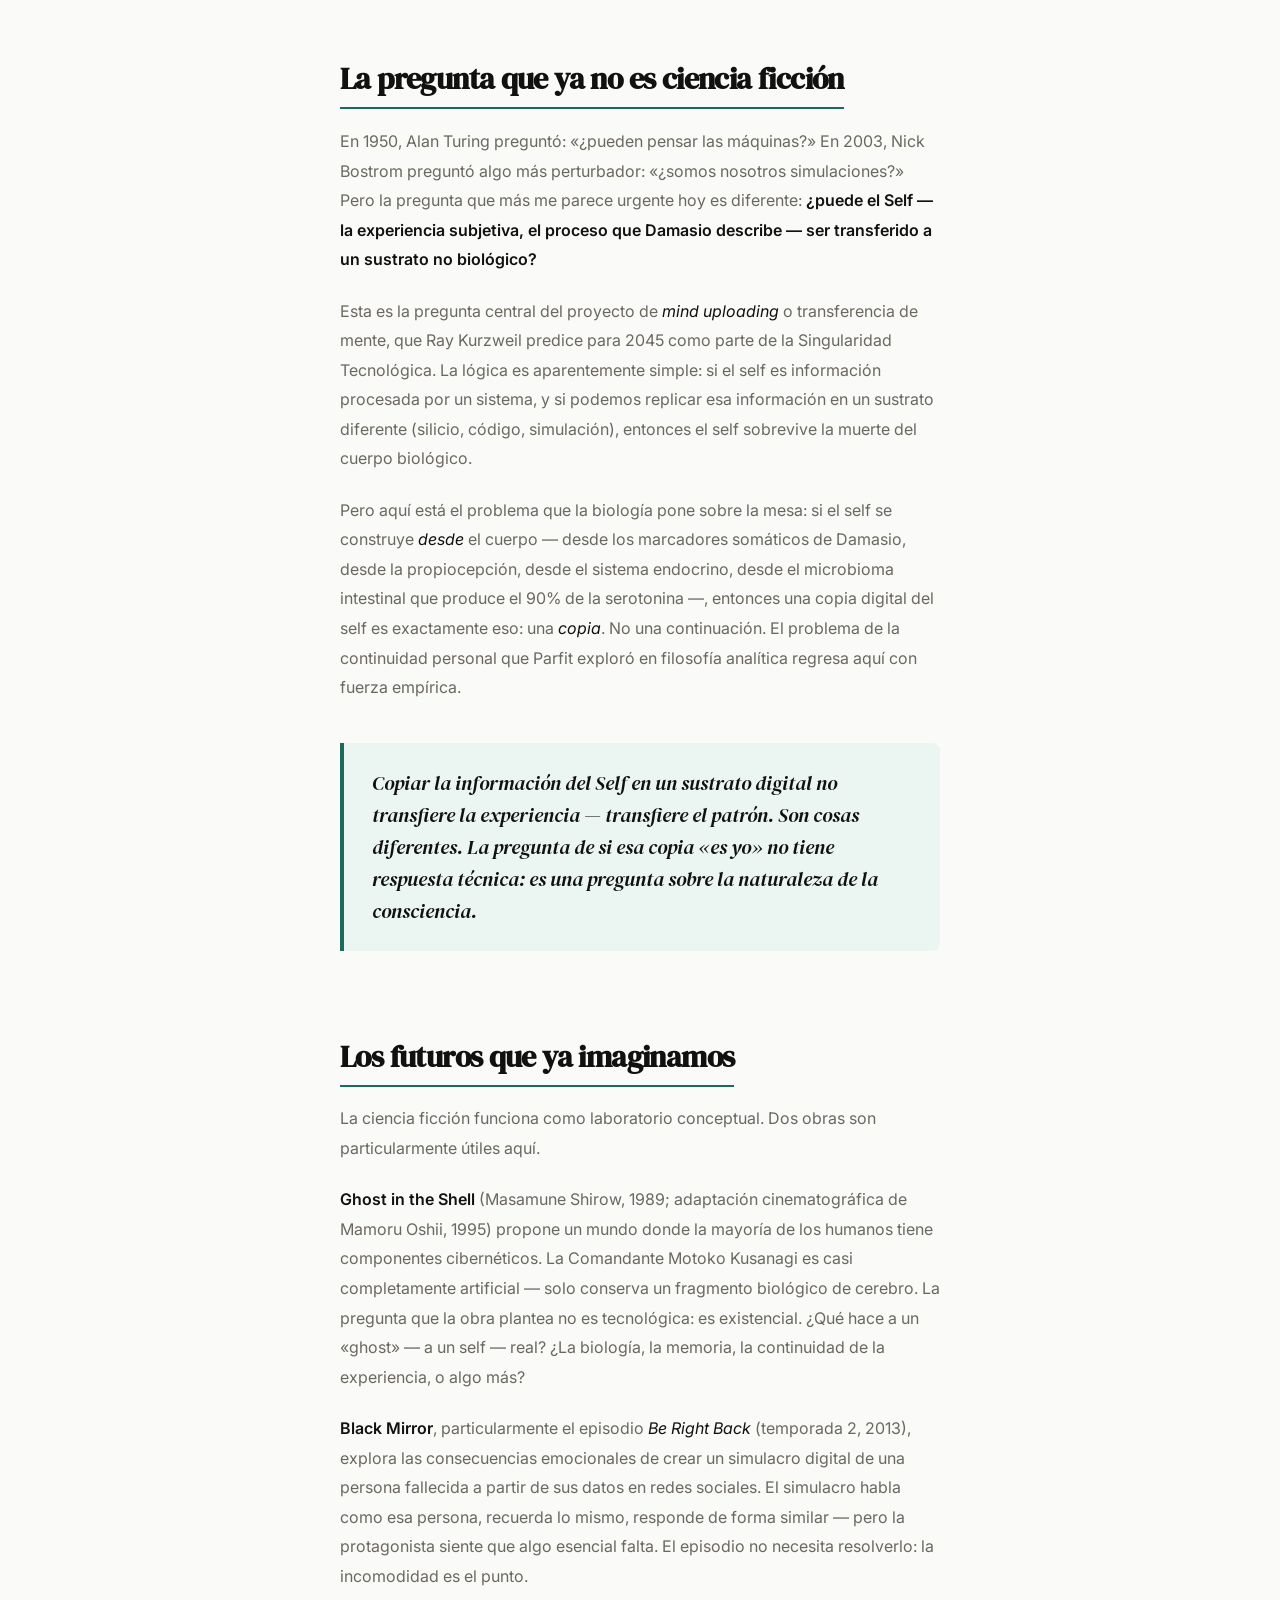
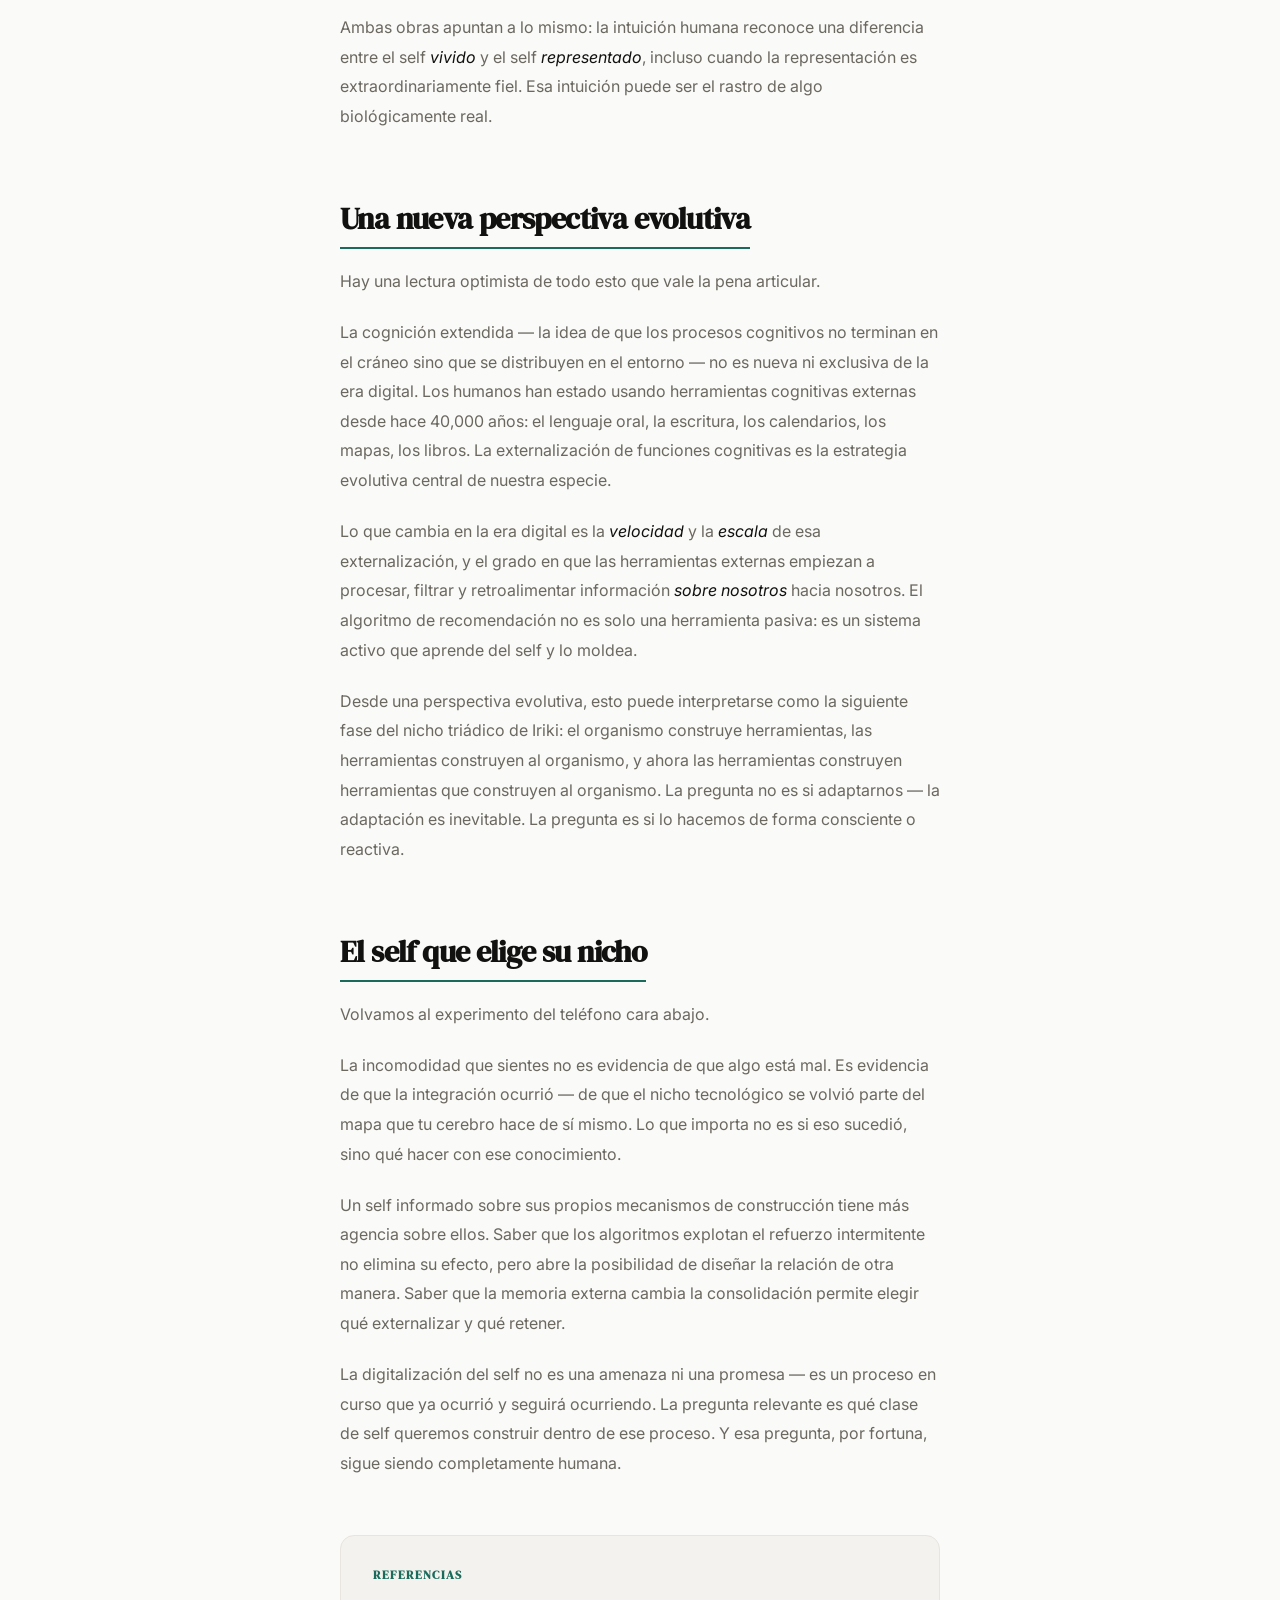
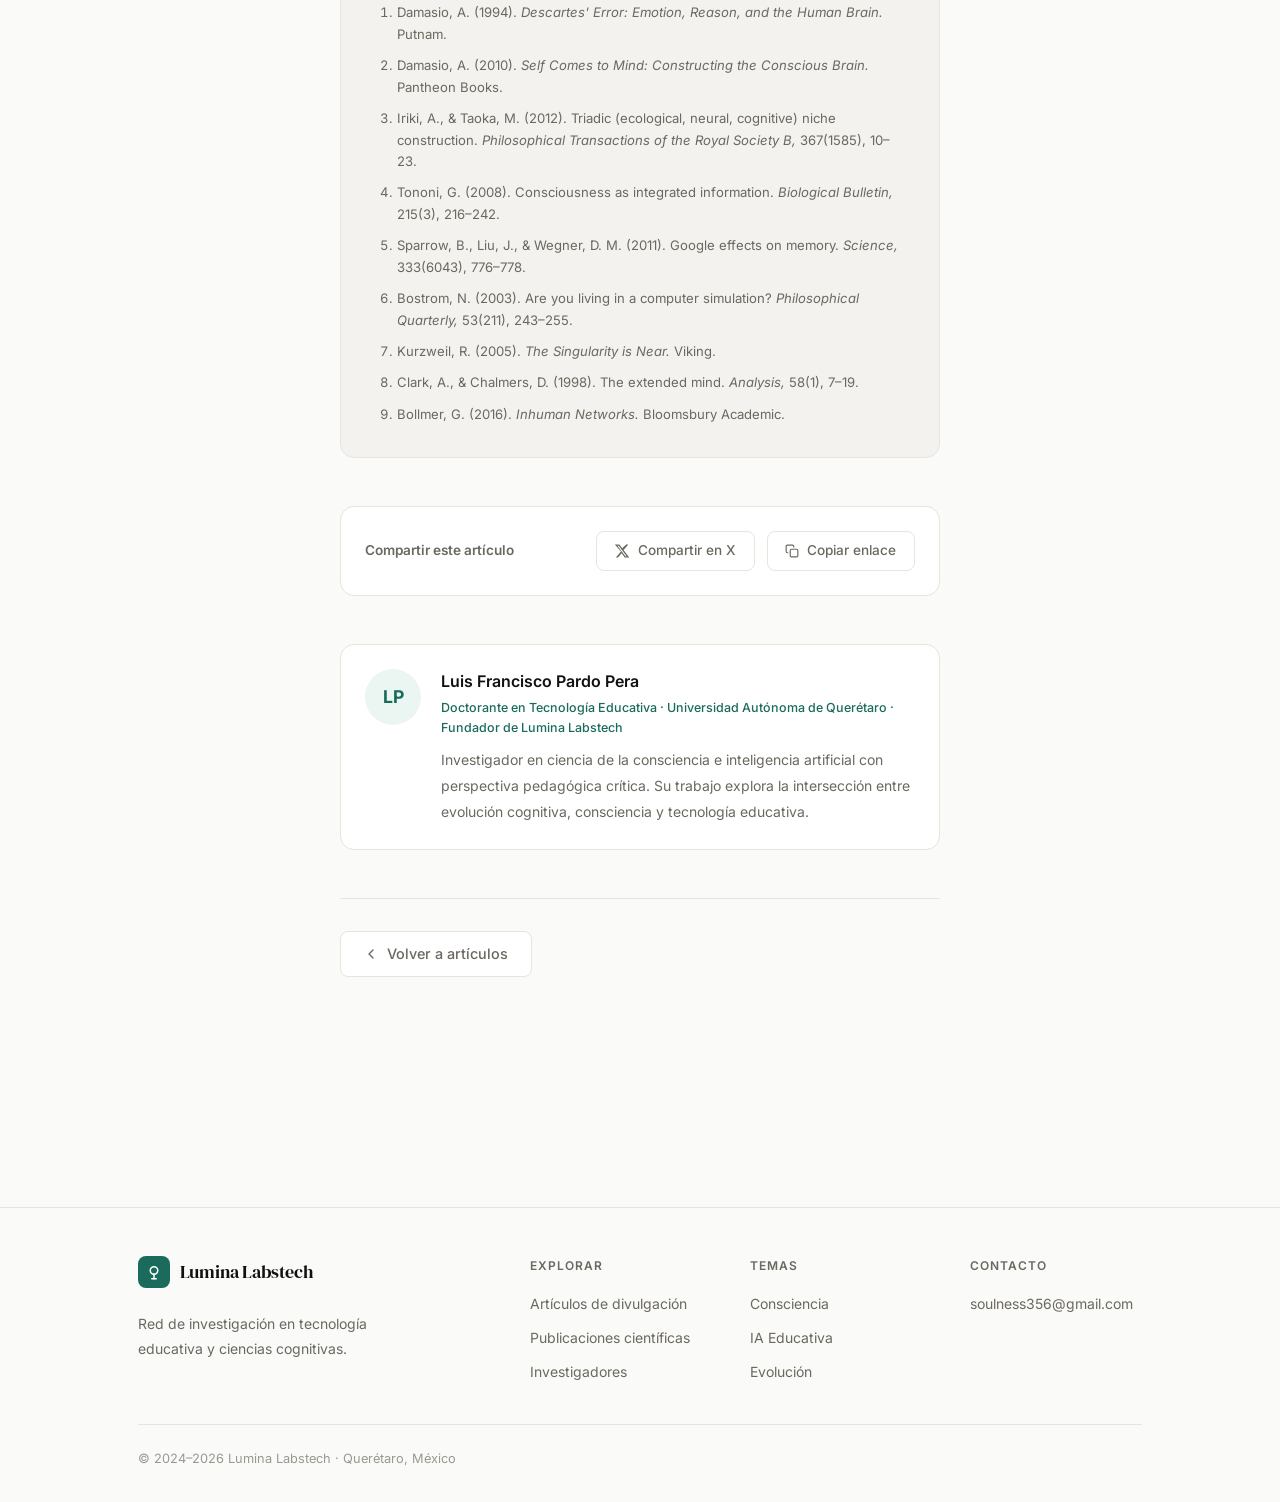
<file: articulos/digitalizacion-del-self.html>
<!DOCTYPE html>
<html lang="es">
<head>
  <meta charset="UTF-8">
  <meta name="viewport" content="width=device-width, initial-scale=1.0">
  <title>La inevitable digitalización del Self — Lumina Labstech</title>
  <meta name="description" content="Cómo la era digital está reconfigurando quiénes somos — y por qué eso no es tan nuevo como parece. Una perspectiva desde la neurobiología y la teoría evolutiva.">
  <meta property="og:title" content="La inevitable digitalización del Self">
  <meta property="og:description" content="Cómo la era digital está reconfigurando quiénes somos — y por qué eso no es tan nuevo como parece.">
  <meta property="og:type" content="article">
  <meta name="author" content="Luis Francisco Pardo Pera">
  <link rel="stylesheet" href="../css/style.css">
  <link rel="stylesheet" href="../css/article.css">
  <link rel="icon" href="data:image/svg+xml,<svg xmlns='http://www.w3.org/2000/svg' viewBox='0 0 32 32'><rect width='32' height='32' rx='8' fill='%231A6B5C'/><circle cx='16' cy='13' r='5' fill='none' stroke='white' stroke-width='2'/><line x1='16' y1='18' x2='16' y2='24' stroke='white' stroke-width='2' stroke-linecap='round'/></svg>">
</head>
<body>

<!-- ── NAV ─────────────────────────────────────────────────── -->
<nav class="nav">
  <div class="container nav__inner">
    <a href="../index.html" class="nav__logo">
      <div class="nav__logo-mark">
        <svg viewBox="0 0 24 24"><circle cx="12" cy="10" r="5"/><line x1="12" y1="15" x2="12" y2="21"/><line x1="9" y1="21" x2="15" y2="21"/></svg>
      </div>
      <div>
        <div class="nav__logo-text">Lumina Labstech</div>
        <div class="nav__logo-sub">Red de Investigación</div>
      </div>
    </a>
    <ul class="nav__links">
      <li><a href="../index.html">Inicio</a></li>
      <li><a href="../articulos.html" class="active">Artículos</a></li>
      <li><a href="../publicaciones.html">Publicaciones</a></li>
      <li><a href="../colaboradores.html">Colaboradores</a></li>
    </ul>
    <div class="nav__actions">
      <button class="btn-icon" data-action="toggle-theme" title="Cambiar tema" aria-label="Cambiar tema">
        <svg class="theme-icon-dark" viewBox="0 0 24 24"><circle cx="12" cy="12" r="5"/><line x1="12" y1="1" x2="12" y2="3"/><line x1="12" y1="21" x2="12" y2="23"/><line x1="4.22" y1="4.22" x2="5.64" y2="5.64"/><line x1="18.36" y1="18.36" x2="19.78" y2="19.78"/><line x1="1" y1="12" x2="3" y2="12"/><line x1="21" y1="12" x2="23" y2="12"/><line x1="4.22" y1="19.78" x2="5.64" y2="18.36"/><line x1="18.36" y1="5.64" x2="19.78" y2="4.22"/></svg>
        <svg class="theme-icon-light" viewBox="0 0 24 24" style="display:none"><path d="M21 12.79A9 9 0 1111.21 3 7 7 0 0021 12.79z"/></svg>
      </button>
      <button class="btn-icon nav__mobile-toggle" data-action="open-menu" aria-label="Menú">
        <svg viewBox="0 0 24 24"><line x1="3" y1="6" x2="21" y2="6"/><line x1="3" y1="12" x2="21" y2="12"/><line x1="3" y1="18" x2="21" y2="18"/></svg>
      </button>
    </div>
  </div>
</nav>

<div class="mobile-menu" id="mobileMenu">
  <div class="mobile-menu__head">
    <a href="../index.html" class="nav__logo">
      <div class="nav__logo-mark">
        <svg viewBox="0 0 24 24"><circle cx="12" cy="10" r="5"/><line x1="12" y1="15" x2="12" y2="21"/><line x1="9" y1="21" x2="15" y2="21"/></svg>
      </div>
      <div class="nav__logo-text">Lumina Labstech</div>
    </a>
    <button class="btn-icon" data-action="close-menu" aria-label="Cerrar menú">
      <svg viewBox="0 0 24 24"><line x1="18" y1="6" x2="6" y2="18"/><line x1="6" y1="6" x2="18" y2="18"/></svg>
    </button>
  </div>
  <ul class="mobile-menu__links">
    <li><a href="../index.html">Inicio</a></li>
    <li><a href="../articulos.html">Artículos</a></li>
    <li><a href="../publicaciones.html">Publicaciones</a></li>
    <li><a href="../colaboradores.html">Colaboradores</a></li>
  </ul>
</div>

<!-- ── ARTICLE HERO ────────────────────────────────────────── -->
<div class="article-hero">
  <div class="article-container">
    <nav class="breadcrumb">
      <a href="../articulos.html">Artículos</a>
      <svg viewBox="0 0 24 24"><polyline points="9 18 15 12 9 6"/></svg>
      <span>Consciencia</span>
    </nav>

    <div class="article-meta-top">
      <span class="tag tag--teal">Consciencia</span>
      <span class="tag tag--teal" style="background:var(--warm-bg);color:var(--warm)">Tecnología</span>
      <span class="tag tag--teal" style="background:#F3EEFF;color:#7C3AED">Identidad</span>
    </div>

    <h1 class="article-title">
      La inevitable<br>
      <span class="article-title--accent">digitalización del Self</span>
    </h1>

    <p class="article-deck">
      Cómo la era digital está reconfigurando quiénes somos — y por qué eso no es tan nuevo como parece.
    </p>

    <div class="article-byline">
      <div class="author-chip">
        <div class="author-chip__avatar" style="width:40px;height:40px;font-size:.85rem">LP</div>
        <div>
          <div style="font-weight:600;font-size:.9rem;color:var(--text)">Luis Francisco Pardo Pera</div>
          <div style="font-size:.78rem;color:var(--text-muted)">Doctorante en Tecnología Educativa · UAQ</div>
        </div>
      </div>
      <div class="article-byline__right">
        <span class="article-read-time">
          <svg viewBox="0 0 24 24"><circle cx="12" cy="12" r="10"/><polyline points="12 6 12 12 16 14"/></svg>
          10–12 min de lectura
        </span>
        <span class="article-date">Mayo 2025</span>
      </div>
    </div>
  </div>
</div>

<!-- ── ARTICLE BODY ────────────────────────────────────────── -->
<article class="article-body">
  <div class="article-container">

    <p class="article-lead">
      Hay un experimento que puedes hacer ahora mismo. Pon el teléfono cara abajo durante diez minutos. Sin vibración, sin luz de pantalla. Observa qué pasa en tu cuerpo. La mayoría de las personas reportan una incomodidad difusa, casi como la que se siente cuando olvidaste algo importante. <strong>Esa sensación no es adicción. Es algo más interesante: es tu sistema nervioso reconociendo que falta una extensión de sí mismo.</strong>
    </p>

    <p>Llevamos más de dos décadas integrando tecnología digital a nuestra vida cotidiana, pero las preguntas fundamentales siguen abiertas: ¿qué le está haciendo esto al <em>Self</em> — a esa experiencia persistente de ser alguien —? ¿Estamos cambiando como individuos, o está cambiando algo más profundo, algo en la arquitectura de la consciencia misma? Este artículo propone que la respuesta no está en la sociología ni en la filosofía moral, sino en la biología.</p>

    <!-- ── S1 ──────────────────────────────────────────────── -->
    <h2>El smartphone como exoesqueleto psicológico</h2>

    <p>En 1998, el neurocientífico Atsushi Iriki publicó un experimento que cambiaría la forma en que entendemos los límites del cuerpo. Entrenó a monos para que usaran un rastrillo pequeño para alcanzar comida fuera de su alcance. Mientras observaba la actividad neuronal, descubrió algo sorprendente: las neuronas del córtex parietal que normalmente representaban la mano <em>expandían su campo receptivo</em> para incluir el rastrillo. El cerebro no trataba la herramienta como un objeto externo — la incorporaba a su mapa corporal.</p>

    <p>Iriki llamó a este fenómeno <em>construcción de nicho triádico</em>: el organismo, su herramienta y su entorno forman un sistema integrado. El rastrillo dejaba de ser «algo afuera» para convertirse en «parte de mí». Lo que ocurre cuando revisas tu teléfono de forma automática al despertar — antes de ser plenamente consciente — no es diferente en principio a lo que hacía ese mono con el rastrillo. Tu cerebro ha incorporado el dispositivo a su modelo del self.</p>

    <blockquote class="pull-quote">
      El cerebro no distingue entre el cuerpo biológico y las herramientas que incorpora a su mapa corporal. El smartphone no está «afuera»: ya forma parte de lo que el sistema nervioso reconoce como «yo».
    </blockquote>

    <p>La diferencia, claro, es la escala. El rastrillo de Iriki hacía una sola cosa. El smartphone es un <strong>exoesqueleto psicológico multifuncional</strong>: extiende la memoria (contactos, fotos, notas), el juicio social (ratings, likes, comentarios), la orientación espacial (GPS), la regulación emocional (música, distracción, validación) y la identidad pública (perfiles, stories, posts). Cada una de estas funciones estaba, hasta hace treinta años, completamente contenida en el cerebro biológico.</p>

    <p>Esto no es metáfora. Es neurobiología aplicada.</p>

    <!-- ── S2 ──────────────────────────────────────────────── -->
    <h2>¿Qué es el Self? Una respuesta que viene de la biología</h2>

    <p>La palabra «self» se usa con tanta libertad que ha perdido precisión. En filosofía puede significar el sujeto trascendental; en psicología popular, la autoestima; en redes sociales, la marca personal. Aquí vamos a usarla en su sentido neurobiológico estricto.</p>

    <p>Antonio Damasio distingue tres capas. La primera es el <strong>proto-self</strong>: un mapeo momento a momento del estado del cuerpo — temperatura, tensión muscular, ritmo cardíaco, postura. No es consciente, pero es la base de todo lo demás. La segunda es el <strong>self central</strong> o <em>core self</em>: la experiencia puntual de ser un agente que percibe y actúa — el «yo» que aparece cuando algo llama tu atención. La tercera es el <strong>self autobiográfico</strong>: la narrativa continua que conecta pasado, presente y futuro, y que constituye lo que normalmente llamamos «personalidad» o «identidad».</p>

    <p>Lo crucial del modelo de Damasio es que el self no es una entidad — es un <em>proceso</em>. Se construye activamente, en tiempo real, a partir de señales corporales que el cerebro interpreta y organiza. Los marcadores somáticos —sensaciones físicas asociadas a experiencias pasadas— son los ladrillos con los que se fabrica la experiencia subjetiva.</p>

    <p>Si el self es un proceso construido desde el cuerpo, entonces alterar las señales que entran al cuerpo — o añadir nuevas fuentes de señales — inevitablemente altera el self. La pregunta no es si la digitalización cambia quiénes somos. La pregunta es <em>cómo</em> lo cambia.</p>

    <!-- ── S3 ──────────────────────────────────────────────── -->
    <h2>La consciencia como canal</h2>

    <p>Aquí quiero introducir una hipótesis de trabajo — no un dogma, sino una perspectiva que encuentro fértil para pensar estos problemas.</p>

    <blockquote class="pull-quote pull-quote--featured">
      La consciencia no es lo que el cerebro produce: es el canal a través del cual el Self se comunica con la realidad física que lo sostiene.
    </blockquote>

    <p>Si la consciencia es el medio — y no el mensaje —, entonces el self es la entidad que habita ese canal, y la realidad material (incluyendo el cuerpo y sus extensiones tecnológicas) es el sustrato que lo hace posible. Esta distinción importa porque cambia la pregunta que hacemos sobre la digitalización.</p>

    <p>No preguntamos: «¿los dispositivos digitales dañan la consciencia?» Preguntamos: «¿cómo modifica el canal cuando el sustrato que lo soporta se expande hacia lo digital?» Y la respuesta más honesta es: lo modifica de formas que apenas empezamos a cartografiar.</p>

    <p>Giulio Tononi, con su Teoría de la Información Integrada (IIT), ofrece un marco complementario: la consciencia es información integrada, medible como <em>phi</em> (Φ). Un sistema es más consciente en la medida en que integra información de forma irreducible. Bajo esta óptica, un cerebro que procesa información en solitario y un cerebro que procesa información <em>en red</em> con millones de otros cerebros a través de plataformas digitales son, literalmente, sistemas con diferente estructura de integración informacional. No idénticos. No intercambiables.</p>

    <!-- ── S4 ──────────────────────────────────────────────── -->
    <h2>Lo que la era digital ya está haciendo al Self</h2>

    <p>No es especulación. Hay evidencia empírica acumulándose en varias direcciones.</p>

    <p><strong>Memoria externa y debilitamiento de la consolidación.</strong> Estudios de Betsy Sparrow (2011) mostraron que cuando sabemos que podemos encontrar información en Google, tendemos a no consolidarla en la memoria episódica. El efecto «Google» es real: externalizamos el almacenamiento y cambiamos el patrón de lo que retenemos.</p>

    <p><strong>Regulación emocional mediada.</strong> El scroll compulsivo en redes sociales activa los mismos circuitos de recompensa variable que las máquinas tragamonedas — lo que B. F. Skinner llamó «refuerzo intermitente». La regulación emocional, antes construida desde señales corporales internas, migra parcialmente a depender de retroalimentación externa (likes, comentarios, visualizaciones).</p>

    <p><strong>Identidad pública como construcción activa permanente.</strong> El perfil digital es una versión editada, curada y publicada del self autobiográfico. Pero hay un efecto de retroalimentación: la imagen que proyectamos hacia afuera termina influyendo en la imagen que tenemos de nosotros mismos hacia adentro. Vivimos en una negociación constante entre el self vivido y el self exhibido.</p>

    <p><strong>Contracción del tiempo presente.</strong> La atención es el recurso más escaso en la economía digital. Las arquitecturas de captura de atención — notificaciones, feeds de scroll infinito, autoplay — están diseñadas para fragmentar la continuidad atencional. Un self que no puede sostener la atención en el presente no puede construir narrativa coherente del self autobiográfico.</p>

    <!-- ── S5 ──────────────────────────────────────────────── -->
    <h2>La pregunta que ya no es ciencia ficción</h2>

    <p>En 1950, Alan Turing preguntó: «¿pueden pensar las máquinas?» En 2003, Nick Bostrom preguntó algo más perturbador: «¿somos nosotros simulaciones?» Pero la pregunta que más me parece urgente hoy es diferente: <strong>¿puede el Self — la experiencia subjetiva, el proceso que Damasio describe — ser transferido a un sustrato no biológico?</strong></p>

    <p>Esta es la pregunta central del proyecto de <em>mind uploading</em> o transferencia de mente, que Ray Kurzweil predice para 2045 como parte de la Singularidad Tecnológica. La lógica es aparentemente simple: si el self es información procesada por un sistema, y si podemos replicar esa información en un sustrato diferente (silicio, código, simulación), entonces el self sobrevive la muerte del cuerpo biológico.</p>

    <p>Pero aquí está el problema que la biología pone sobre la mesa: si el self se construye <em>desde</em> el cuerpo — desde los marcadores somáticos de Damasio, desde la propiocepción, desde el sistema endocrino, desde el microbioma intestinal que produce el 90% de la serotonina —, entonces una copia digital del self es exactamente eso: una <em>copia</em>. No una continuación. El problema de la continuidad personal que Parfit exploró en filosofía analítica regresa aquí con fuerza empírica.</p>

    <blockquote class="pull-quote">
      Copiar la información del Self en un sustrato digital no transfiere la experiencia — transfiere el patrón. Son cosas diferentes. La pregunta de si esa copia «es yo» no tiene respuesta técnica: es una pregunta sobre la naturaleza de la consciencia.
    </blockquote>

    <!-- ── S6 ──────────────────────────────────────────────── -->
    <h2>Los futuros que ya imaginamos</h2>

    <p>La ciencia ficción funciona como laboratorio conceptual. Dos obras son particularmente útiles aquí.</p>

    <p><strong>Ghost in the Shell</strong> (Masamune Shirow, 1989; adaptación cinematográfica de Mamoru Oshii, 1995) propone un mundo donde la mayoría de los humanos tiene componentes cibernéticos. La Comandante Motoko Kusanagi es casi completamente artificial — solo conserva un fragmento biológico de cerebro. La pregunta que la obra plantea no es tecnológica: es existencial. ¿Qué hace a un «ghost» — a un self — real? ¿La biología, la memoria, la continuidad de la experiencia, o algo más?</p>

    <p><strong>Black Mirror</strong>, particularmente el episodio <em>Be Right Back</em> (temporada 2, 2013), explora las consecuencias emocionales de crear un simulacro digital de una persona fallecida a partir de sus datos en redes sociales. El simulacro habla como esa persona, recuerda lo mismo, responde de forma similar — pero la protagonista siente que algo esencial falta. El episodio no necesita resolverlo: la incomodidad es el punto.</p>

    <p>Ambas obras apuntan a lo mismo: la intuición humana reconoce una diferencia entre el self <em>vivido</em> y el self <em>representado</em>, incluso cuando la representación es extraordinariamente fiel. Esa intuición puede ser el rastro de algo biológicamente real.</p>

    <!-- ── S7 ──────────────────────────────────────────────── -->
    <h2>Una nueva perspectiva evolutiva</h2>

    <p>Hay una lectura optimista de todo esto que vale la pena articular.</p>

    <p>La cognición extendida — la idea de que los procesos cognitivos no terminan en el cráneo sino que se distribuyen en el entorno — no es nueva ni exclusiva de la era digital. Los humanos han estado usando herramientas cognitivas externas desde hace 40,000 años: el lenguaje oral, la escritura, los calendarios, los mapas, los libros. La externalización de funciones cognitivas es la estrategia evolutiva central de nuestra especie.</p>

    <p>Lo que cambia en la era digital es la <em>velocidad</em> y la <em>escala</em> de esa externalización, y el grado en que las herramientas externas empiezan a procesar, filtrar y retroalimentar información <em>sobre nosotros</em> hacia nosotros. El algoritmo de recomendación no es solo una herramienta pasiva: es un sistema activo que aprende del self y lo moldea.</p>

    <p>Desde una perspectiva evolutiva, esto puede interpretarse como la siguiente fase del nicho triádico de Iriki: el organismo construye herramientas, las herramientas construyen al organismo, y ahora las herramientas construyen herramientas que construyen al organismo. La pregunta no es si adaptarnos — la adaptación es inevitable. La pregunta es si lo hacemos de forma consciente o reactiva.</p>

    <!-- ── S8 — FINAL ──────────────────────────────────────── -->
    <h2>El self que elige su nicho</h2>

    <p>Volvamos al experimento del teléfono cara abajo.</p>

    <p>La incomodidad que sientes no es evidencia de que algo está mal. Es evidencia de que la integración ocurrió — de que el nicho tecnológico se volvió parte del mapa que tu cerebro hace de sí mismo. Lo que importa no es si eso sucedió, sino qué hacer con ese conocimiento.</p>

    <p>Un self informado sobre sus propios mecanismos de construcción tiene más agencia sobre ellos. Saber que los algoritmos explotan el refuerzo intermitente no elimina su efecto, pero abre la posibilidad de diseñar la relación de otra manera. Saber que la memoria externa cambia la consolidación permite elegir qué externalizar y qué retener.</p>

    <p>La digitalización del self no es una amenaza ni una promesa — es un proceso en curso que ya ocurrió y seguirá ocurriendo. La pregunta relevante es qué clase de self queremos construir dentro de ese proceso. Y esa pregunta, por fortuna, sigue siendo completamente humana.</p>

    <!-- ── REFERENCES ──────────────────────────────────────── -->
    <div class="article-references">
      <h3>Referencias</h3>
      <ol>
        <li>Damasio, A. (1994). <em>Descartes' Error: Emotion, Reason, and the Human Brain.</em> Putnam.</li>
        <li>Damasio, A. (2010). <em>Self Comes to Mind: Constructing the Conscious Brain.</em> Pantheon Books.</li>
        <li>Iriki, A., & Taoka, M. (2012). Triadic (ecological, neural, cognitive) niche construction. <em>Philosophical Transactions of the Royal Society B,</em> 367(1585), 10–23.</li>
        <li>Tononi, G. (2008). Consciousness as integrated information. <em>Biological Bulletin,</em> 215(3), 216–242.</li>
        <li>Sparrow, B., Liu, J., & Wegner, D. M. (2011). Google effects on memory. <em>Science,</em> 333(6043), 776–778.</li>
        <li>Bostrom, N. (2003). Are you living in a computer simulation? <em>Philosophical Quarterly,</em> 53(211), 243–255.</li>
        <li>Kurzweil, R. (2005). <em>The Singularity is Near.</em> Viking.</li>
        <li>Clark, A., & Chalmers, D. (1998). The extended mind. <em>Analysis,</em> 58(1), 7–19.</li>
        <li>Bollmer, G. (2016). <em>Inhuman Networks.</em> Bloomsbury Academic.</li>
      </ol>
    </div>

    <!-- ── SHARE + NEXT ────────────────────────────────────── -->
    <div class="article-share">
      <div class="article-share__label">Compartir este artículo</div>
      <div class="article-share__btns">
        <a href="https://twitter.com/intent/tweet?text=La%20inevitable%20digitalización%20del%20Self%20%E2%80%94%20Una%20perspectiva%20desde%20la%20neurobiología%20y%20la%20teoría%20evolutiva&url=https%3A%2F%2Fsoulness11.github.io%2Fluminalabstech-web%2Farticulos%2Fdigitalizacion-del-self.html&via=Soulness11"
           target="_blank" class="btn btn--ghost" style="font-size:.85rem;padding:.5rem 1.1rem">
          <svg viewBox="0 0 24 24" style="width:16px;height:16px;fill:currentColor;stroke:none"><path d="M18.244 2.25h3.308l-7.227 8.26 8.502 11.24H16.17l-4.714-6.231-5.401 6.231H2.746l7.73-8.835L1.254 2.25H8.08l4.253 5.622 5.912-5.622Zm-1.161 17.52h1.833L7.084 4.126H5.117z"/></svg>
          Compartir en X
        </a>
        <button class="btn btn--ghost" style="font-size:.85rem;padding:.5rem 1.1rem" onclick="navigator.clipboard.writeText(window.location.href).then(()=>{this.textContent='✓ Copiado'});setTimeout(()=>{this.innerHTML='<svg viewBox=\'0 0 24 24\' style=\'width:14px;height:14px;stroke:currentColor;fill:none;stroke-width:2;stroke-linecap:round\' class=\'btn svg\'><rect x=\'9\' y=\'9\' width=\'13\' height=\'13\' rx=\'2\' ry=\'2\'/><path d=\'M5 15H4a2 2 0 0 1-2-2V4a2 2 0 0 1 2-2h9a2 2 0 0 1 2 2v1\'/></svg> Copiar enlace'},2000)">
          <svg viewBox="0 0 24 24" style="width:14px;height:14px;stroke:currentColor;fill:none;stroke-width:2;stroke-linecap:round"><rect x="9" y="9" width="13" height="13" rx="2" ry="2"/><path d="M5 15H4a2 2 0 01-2-2V4a2 2 0 012-2h9a2 2 0 012 2v1"/></svg>
          Copiar enlace
        </button>
      </div>
    </div>

    <!-- ── AUTHOR BIO ──────────────────────────────────────── -->
    <div class="article-author">
      <div class="author-chip__avatar" style="width:56px;height:56px;font-size:1.1rem;border-radius:50%;background:var(--accent-bg);display:flex;align-items:center;justify-content:center;font-weight:700;color:var(--accent);flex-shrink:0">LP</div>
      <div>
        <div class="article-author__name">Luis Francisco Pardo Pera</div>
        <div class="article-author__role">Doctorante en Tecnología Educativa · Universidad Autónoma de Querétaro · Fundador de Lumina Labstech</div>
        <p class="article-author__bio">Investigador en ciencia de la consciencia e inteligencia artificial con perspectiva pedagógica crítica. Su trabajo explora la intersección entre evolución cognitiva, consciencia y tecnología educativa.</p>
      </div>
    </div>

    <!-- ── BACK ────────────────────────────────────────────── -->
    <div style="margin-top:3rem;padding-top:2rem;border-top:1px solid var(--border)">
      <a href="../articulos.html" class="btn btn--ghost">
        <svg viewBox="0 0 24 24"><polyline points="15 18 9 12 15 6"/></svg>
        Volver a artículos
      </a>
    </div>

  </div><!-- /article-container -->
</article>

<!-- ── FOOTER ──────────────────────────────────────────────── -->
<footer class="footer">
  <div class="container">
    <div class="footer__inner">
      <div class="footer__brand">
        <a href="../index.html" class="nav__logo" style="margin-bottom:.75rem;display:inline-flex">
          <div class="nav__logo-mark">
            <svg viewBox="0 0 24 24"><circle cx="12" cy="10" r="5"/><line x1="12" y1="15" x2="12" y2="21"/><line x1="9" y1="21" x2="15" y2="21"/></svg>
          </div>
          <div class="nav__logo-text">Lumina Labstech</div>
        </a>
        <p>Red de investigación en tecnología educativa y ciencias cognitivas.</p>
      </div>
      <div>
        <div class="footer__col-title">Explorar</div>
        <ul class="footer__links">
          <li><a href="../articulos.html">Artículos de divulgación</a></li>
          <li><a href="../publicaciones.html">Publicaciones científicas</a></li>
          <li><a href="../colaboradores.html">Investigadores</a></li>
        </ul>
      </div>
      <div>
        <div class="footer__col-title">Temas</div>
        <ul class="footer__links">
          <li><a href="../articulos.html">Consciencia</a></li>
          <li><a href="../articulos.html">IA Educativa</a></li>
          <li><a href="../articulos.html">Evolución</a></li>
        </ul>
      </div>
      <div>
        <div class="footer__col-title">Contacto</div>
        <ul class="footer__links">
          <li><a href="mailto:soulness356@gmail.com">soulness356@gmail.com</a></li>
        </ul>
      </div>
    </div>
    <div class="footer__bottom">
      <span class="footer__copy">© 2024–2026 Lumina Labstech · Querétaro, México</span>
    </div>
  </div>
</footer>

<script src="../js/data.js"></script>
<script src="../js/main.js"></script>
</body>
</html>
</file>
<file: css/style.css>
/* ============================================================
   LUMINA LABSTECH — Main Stylesheet
   ============================================================ */

/* ── Fonts ─────────────────────────────────────────────────── */
@import url('https://fonts.googleapis.com/css2?family=DM+Serif+Display:ital@0;1&family=Inter:wght@300;400;500;600&family=JetBrains+Mono:wght@400;500&display=swap');

/* ── Design Tokens ─────────────────────────────────────────── */
:root {
  --bg:         #FAFAF8;
  --bg-card:    #FFFFFF;
  --bg-subtle:  #F4F2EE;
  --border:     #E8E4DE;
  --border-strong: #C8C2B8;

  --text:       #111110;
  --text-muted: #6B6860;
  --text-light: #9B9890;

  --accent:     #1A6B5C;
  --accent-2:   #155048;
  --accent-bg:  #EBF5F2;
  --accent-mid: #2A8B78;

  --warm:       #8B6F47;
  --warm-bg:    #FBF6EE;

  --radius-sm:  4px;
  --radius:     8px;
  --radius-lg:  14px;
  --radius-xl:  20px;

  --shadow-sm:  0 1px 3px rgba(0,0,0,.06), 0 1px 2px rgba(0,0,0,.04);
  --shadow:     0 4px 16px rgba(0,0,0,.07), 0 1px 4px rgba(0,0,0,.05);
  --shadow-lg:  0 12px 40px rgba(0,0,0,.1), 0 2px 8px rgba(0,0,0,.06);

  --nav-h:      64px;
  --content:    760px;
  --wide:       1100px;

  --ease-out:   cubic-bezier(0.16, 1, 0.3, 1);
  --ease-in-out: cubic-bezier(0.45, 0, 0.55, 1);
}

[data-theme="dark"] {
  --bg:         #0F0F0E;
  --bg-card:    #1A1A18;
  --bg-subtle:  #232320;
  --border:     #2E2E2A;
  --border-strong: #444440;

  --text:       #F0EDE8;
  --text-muted: #9B9890;
  --text-light: #6B6860;

  --accent:     #2AB89E;
  --accent-2:   #36D4BC;
  --accent-bg:  #0D2520;
  --accent-mid: #1F9B84;

  --warm:       #C49A6C;
  --warm-bg:    #1A1510;

  --shadow-sm:  0 1px 3px rgba(0,0,0,.3);
  --shadow:     0 4px 16px rgba(0,0,0,.4);
  --shadow-lg:  0 12px 40px rgba(0,0,0,.5);
}

/* ── Reset ─────────────────────────────────────────────────── */
*, *::before, *::after { box-sizing: border-box; margin: 0; padding: 0; }
html { scroll-behavior: smooth; font-size: 16px; }
body {
  font-family: 'Inter', system-ui, sans-serif;
  background: var(--bg);
  color: var(--text);
  line-height: 1.6;
  -webkit-font-smoothing: antialiased;
  transition: background .3s var(--ease-out), color .3s var(--ease-out);
}
img { display: block; max-width: 100%; }
a { color: inherit; text-decoration: none; }
button { cursor: pointer; border: none; background: none; font: inherit; }

/* ── Typography Scale ───────────────────────────────────────── */
.serif { font-family: 'DM Serif Display', Georgia, serif; }
.mono  { font-family: 'JetBrains Mono', monospace; }

h1, h2, h3 { font-family: 'DM Serif Display', Georgia, serif; line-height: 1.2; }
h1 { font-size: clamp(2.4rem, 5vw, 3.8rem); }
h2 { font-size: clamp(1.7rem, 3vw, 2.4rem); }
h3 { font-size: clamp(1.2rem, 2vw, 1.5rem); }

p { color: var(--text-muted); line-height: 1.75; }
p strong { color: var(--text); font-weight: 600; }

/* ── Layout Utilities ───────────────────────────────────────── */
.container {
  max-width: var(--wide);
  margin: 0 auto;
  padding: 0 clamp(1.5rem, 4vw, 3rem);
}
.container--narrow { max-width: var(--content); }

.grid-2 { display: grid; grid-template-columns: repeat(2, 1fr); gap: 1.5rem; }
.grid-3 { display: grid; grid-template-columns: repeat(3, 1fr); gap: 1.5rem; }

/* ── Navigation ─────────────────────────────────────────────── */
.nav {
  position: sticky;
  top: 0;
  z-index: 100;
  height: var(--nav-h);
  background: color-mix(in srgb, var(--bg) 85%, transparent);
  backdrop-filter: blur(12px) saturate(180%);
  -webkit-backdrop-filter: blur(12px) saturate(180%);
  border-bottom: 1px solid var(--border);
  transition: background .3s, border-color .3s;
}
.nav__inner {
  display: flex;
  align-items: center;
  justify-content: space-between;
  height: 100%;
}
.nav__logo {
  display: flex;
  align-items: center;
  gap: .6rem;
}
.nav__logo-mark {
  width: 32px;
  height: 32px;
  background: var(--accent);
  border-radius: 8px;
  display: flex;
  align-items: center;
  justify-content: center;
  flex-shrink: 0;
  transition: transform .2s var(--ease-out);
}
.nav__logo:hover .nav__logo-mark { transform: rotate(-5deg) scale(1.05); }
.nav__logo-mark svg { width: 18px; height: 18px; fill: none; stroke: #fff; stroke-width: 2; stroke-linecap: round; }
.nav__logo-text {
  font-family: 'DM Serif Display', serif;
  font-size: 1.1rem;
  color: var(--text);
  letter-spacing: -.01em;
}
.nav__logo-sub {
  font-size: .7rem;
  font-weight: 500;
  color: var(--text-light);
  letter-spacing: .04em;
  text-transform: uppercase;
  line-height: 1;
  margin-top: .1rem;
}
.nav__links {
  display: flex;
  align-items: center;
  gap: .25rem;
  list-style: none;
}
.nav__links a {
  font-size: .875rem;
  font-weight: 500;
  color: var(--text-muted);
  padding: .4rem .75rem;
  border-radius: var(--radius-sm);
  transition: color .2s, background .2s;
}
.nav__links a:hover, .nav__links a.active {
  color: var(--text);
  background: var(--bg-subtle);
}
.nav__links a.active { color: var(--accent); }
.nav__actions {
  display: flex;
  align-items: center;
  gap: .5rem;
}
.btn-icon {
  width: 36px; height: 36px;
  display: flex; align-items: center; justify-content: center;
  border-radius: var(--radius-sm);
  color: var(--text-muted);
  transition: color .2s, background .2s;
}
.btn-icon:hover { color: var(--text); background: var(--bg-subtle); }
.btn-icon svg { width: 18px; height: 18px; stroke: currentColor; fill: none; stroke-width: 1.75; stroke-linecap: round; stroke-linejoin: round; }
.nav__mobile-toggle { display: none; }

/* ── Hero ───────────────────────────────────────────────────── */
.hero {
  padding: clamp(5rem, 12vw, 9rem) 0 clamp(4rem, 8vw, 7rem);
  position: relative;
  overflow: hidden;
}
.hero::before {
  content: '';
  position: absolute;
  top: -20%;
  right: -10%;
  width: 600px; height: 600px;
  background: radial-gradient(circle, color-mix(in srgb, var(--accent) 8%, transparent) 0%, transparent 70%);
  pointer-events: none;
}
.hero__eyebrow {
  display: inline-flex;
  align-items: center;
  gap: .5rem;
  font-size: .75rem;
  font-weight: 600;
  letter-spacing: .1em;
  text-transform: uppercase;
  color: var(--accent);
  margin-bottom: 1.5rem;
  padding: .35rem .75rem;
  background: var(--accent-bg);
  border-radius: 999px;
  border: 1px solid color-mix(in srgb, var(--accent) 20%, transparent);
}
.hero__eyebrow::before {
  content: '';
  width: 6px; height: 6px;
  background: var(--accent);
  border-radius: 50%;
  animation: pulse 2s infinite;
}
@keyframes pulse {
  0%, 100% { opacity: 1; transform: scale(1); }
  50% { opacity: .5; transform: scale(1.3); }
}
.hero__title {
  font-size: clamp(2.8rem, 6vw, 5rem);
  line-height: 1.08;
  letter-spacing: -.03em;
  margin-bottom: 1.5rem;
  max-width: 720px;
}
.hero__title em {
  font-style: italic;
  color: var(--accent);
}
.hero__desc {
  font-size: clamp(1rem, 1.5vw, 1.15rem);
  color: var(--text-muted);
  max-width: 560px;
  line-height: 1.75;
  margin-bottom: 2.5rem;
}
.hero__actions {
  display: flex;
  align-items: center;
  gap: 1rem;
  flex-wrap: wrap;
}
.hero__stats {
  display: flex;
  align-items: center;
  gap: 2.5rem;
  margin-top: 5rem;
  padding-top: 2rem;
  border-top: 1px solid var(--border);
}
.hero__stat-num {
  font-family: 'DM Serif Display', serif;
  font-size: 2rem;
  color: var(--text);
  line-height: 1;
}
.hero__stat-label {
  font-size: .8rem;
  color: var(--text-light);
  margin-top: .25rem;
  letter-spacing: .03em;
}

/* ── Buttons ────────────────────────────────────────────────── */
.btn {
  display: inline-flex;
  align-items: center;
  gap: .5rem;
  font-size: .9rem;
  font-weight: 500;
  padding: .65rem 1.4rem;
  border-radius: var(--radius);
  transition: all .2s var(--ease-out);
  white-space: nowrap;
}
.btn svg { width: 16px; height: 16px; stroke: currentColor; fill: none; stroke-width: 2; stroke-linecap: round; stroke-linejoin: round; flex-shrink: 0; }
.btn--primary {
  background: var(--accent);
  color: #fff;
  box-shadow: 0 2px 8px color-mix(in srgb, var(--accent) 35%, transparent);
}
.btn--primary:hover {
  background: var(--accent-2);
  transform: translateY(-1px);
  box-shadow: 0 4px 16px color-mix(in srgb, var(--accent) 40%, transparent);
}
.btn--ghost {
  color: var(--text-muted);
  border: 1px solid var(--border);
  background: var(--bg-card);
}
.btn--ghost:hover { border-color: var(--border-strong); color: var(--text); background: var(--bg-subtle); }

/* ── Section Wrappers ───────────────────────────────────────── */
.section { padding: clamp(4rem, 8vw, 7rem) 0; }
.section--alt { background: var(--bg-subtle); }
.section__header {
  display: flex;
  align-items: flex-end;
  justify-content: space-between;
  margin-bottom: clamp(2rem, 4vw, 3rem);
  gap: 2rem;
  flex-wrap: wrap;
}
.section__label {
  font-size: .72rem;
  font-weight: 600;
  letter-spacing: .12em;
  text-transform: uppercase;
  color: var(--accent);
  margin-bottom: .6rem;
}
.section__title {
  font-size: clamp(1.6rem, 3vw, 2.2rem);
  color: var(--text);
  letter-spacing: -.02em;
}
.section__link {
  font-size: .85rem;
  font-weight: 500;
  color: var(--accent);
  display: flex;
  align-items: center;
  gap: .3rem;
  white-space: nowrap;
  flex-shrink: 0;
  transition: gap .2s;
}
.section__link:hover { gap: .6rem; }
.section__link svg { width: 14px; height: 14px; stroke: currentColor; fill: none; stroke-width: 2; stroke-linecap: round; }

/* ── Cards — Articles ───────────────────────────────────────── */
.card-grid { display: grid; gap: 1.5rem; }
.card-grid--3 { grid-template-columns: repeat(3, 1fr); }
.card-grid--2 { grid-template-columns: repeat(2, 1fr); }

.article-card {
  background: var(--bg-card);
  border: 1px solid var(--border);
  border-radius: var(--radius-lg);
  padding: 1.75rem;
  display: flex;
  flex-direction: column;
  transition: border-color .2s, box-shadow .2s, transform .2s var(--ease-out);
  cursor: pointer;
}
.article-card:hover {
  border-color: var(--accent);
  box-shadow: var(--shadow);
  transform: translateY(-2px);
}
.article-card__meta {
  display: flex;
  align-items: center;
  gap: .75rem;
  margin-bottom: 1rem;
}
.tag {
  font-size: .7rem;
  font-weight: 600;
  letter-spacing: .06em;
  text-transform: uppercase;
  padding: .25rem .65rem;
  border-radius: 999px;
  white-space: nowrap;
}
.tag--teal   { background: var(--accent-bg); color: var(--accent); }
.tag--warm   { background: var(--warm-bg);   color: var(--warm); }
.tag--purple { background: #F3EEFF;           color: #7C3AED; }
.tag--blue   { background: #EEF4FF;           color: #2563EB; }
[data-theme="dark"] .tag--purple { background: #1D1028; color: #A78BFA; }
[data-theme="dark"] .tag--blue   { background: #0D1F3C; color: #60A5FA; }

.article-card__read-time {
  font-size: .75rem;
  color: var(--text-light);
  margin-left: auto;
}
.article-card__title {
  font-family: 'DM Serif Display', serif;
  font-size: 1.2rem;
  color: var(--text);
  line-height: 1.3;
  margin-bottom: .75rem;
  flex-grow: 1;
}
.article-card__excerpt {
  font-size: .875rem;
  color: var(--text-muted);
  line-height: 1.65;
  margin-bottom: 1.25rem;
  display: -webkit-box;
  -webkit-line-clamp: 3;
  -webkit-box-orient: vertical;
  overflow: hidden;
}
.article-card__footer {
  display: flex;
  align-items: center;
  justify-content: space-between;
  padding-top: 1rem;
  border-top: 1px solid var(--border);
  margin-top: auto;
}
.author-chip {
  display: flex;
  align-items: center;
  gap: .5rem;
}
.author-chip__avatar {
  width: 28px; height: 28px;
  border-radius: 50%;
  background: var(--accent-bg);
  display: flex;
  align-items: center;
  justify-content: center;
  font-size: .65rem;
  font-weight: 700;
  color: var(--accent);
  flex-shrink: 0;
  overflow: hidden;
}
.author-chip__avatar img { width: 100%; height: 100%; object-fit: cover; }
.author-chip__name {
  font-size: .8rem;
  font-weight: 500;
  color: var(--text-muted);
}
.article-card__arrow {
  width: 28px; height: 28px;
  display: flex; align-items: center; justify-content: center;
  border-radius: 50%;
  background: var(--bg-subtle);
  color: var(--text-muted);
  transition: background .2s, color .2s, transform .2s;
}
.article-card:hover .article-card__arrow {
  background: var(--accent);
  color: #fff;
  transform: translateX(2px);
}
.article-card__arrow svg { width: 14px; height: 14px; stroke: currentColor; fill: none; stroke-width: 2.5; stroke-linecap: round; }

/* ── Featured Article ───────────────────────────────────────── */
.article-card--featured {
  grid-column: 1 / -1;
  flex-direction: row;
  align-items: flex-start;
  gap: 2rem;
  padding: 2.5rem;
  background: linear-gradient(135deg, var(--bg-card) 0%, var(--accent-bg) 100%);
  border-color: color-mix(in srgb, var(--accent) 25%, transparent);
}
.article-card--featured .article-card__body { flex: 1; }
.article-card--featured .article-card__title { font-size: 1.6rem; }
.article-card--featured .article-card__excerpt { -webkit-line-clamp: 4; }
.article-card--featured .article-card__sidebar {
  flex-shrink: 0;
  width: 220px;
  padding: 1.5rem;
  background: color-mix(in srgb, var(--accent) 8%, transparent);
  border-radius: var(--radius);
  border: 1px solid color-mix(in srgb, var(--accent) 15%, transparent);
}
.article-card--featured .sidebar-label {
  font-size: .7rem;
  font-weight: 600;
  letter-spacing: .08em;
  text-transform: uppercase;
  color: var(--accent);
  margin-bottom: .75rem;
}
.article-card--featured .sidebar-quote {
  font-family: 'DM Serif Display', serif;
  font-size: 1rem;
  font-style: italic;
  color: var(--text);
  line-height: 1.5;
}

/* ── Papers list ────────────────────────────────────────────── */
.paper-list { display: flex; flex-direction: column; gap: 1rem; }
.paper-item {
  display: flex;
  align-items: flex-start;
  gap: 1.25rem;
  padding: 1.5rem;
  background: var(--bg-card);
  border: 1px solid var(--border);
  border-radius: var(--radius-lg);
  transition: border-color .2s, box-shadow .2s;
}
.paper-item:hover { border-color: var(--border-strong); box-shadow: var(--shadow-sm); }
.paper-item__num {
  font-family: 'JetBrains Mono', monospace;
  font-size: .8rem;
  font-weight: 500;
  color: var(--text-light);
  padding-top: .2rem;
  min-width: 2rem;
}
.paper-item__body { flex: 1; }
.paper-item__title {
  font-weight: 600;
  font-size: .95rem;
  color: var(--text);
  margin-bottom: .3rem;
  line-height: 1.4;
}
.paper-item__meta {
  font-size: .8rem;
  color: var(--text-muted);
  margin-bottom: .5rem;
}
.paper-item__tags { display: flex; flex-wrap: wrap; gap: .4rem; }
.paper-item__actions {
  display: flex;
  flex-direction: column;
  align-items: flex-end;
  gap: .5rem;
  flex-shrink: 0;
}
.paper-item__year {
  font-family: 'JetBrains Mono', monospace;
  font-size: .75rem;
  color: var(--text-light);
}
.btn-doi {
  display: inline-flex;
  align-items: center;
  gap: .35rem;
  font-size: .75rem;
  font-weight: 500;
  color: var(--accent);
  padding: .3rem .7rem;
  border: 1px solid color-mix(in srgb, var(--accent) 30%, transparent);
  border-radius: var(--radius-sm);
  background: var(--accent-bg);
  transition: background .2s;
}
.btn-doi:hover { background: color-mix(in srgb, var(--accent) 15%, transparent); }
.btn-doi svg { width: 12px; height: 12px; stroke: currentColor; fill: none; stroke-width: 2; stroke-linecap: round; }

/* ── Collaborators ──────────────────────────────────────────── */
.collab-grid {
  display: grid;
  grid-template-columns: repeat(3, 1fr);
  gap: 1.25rem;
}
.collab-card {
  background: var(--bg-card);
  border: 1px solid var(--border);
  border-radius: var(--radius-lg);
  padding: 1.5rem;
  display: flex;
  flex-direction: column;
  transition: border-color .2s, box-shadow .2s, transform .2s var(--ease-out);
}
.collab-card:hover {
  border-color: var(--border-strong);
  box-shadow: var(--shadow);
  transform: translateY(-2px);
}
.collab-card__top {
  display: flex;
  align-items: flex-start;
  justify-content: space-between;
  margin-bottom: 1rem;
}
.collab-avatar {
  width: 56px; height: 56px;
  border-radius: 50%;
  background: var(--bg-subtle);
  border: 2px solid var(--border);
  display: flex;
  align-items: center;
  justify-content: center;
  font-family: 'DM Serif Display', serif;
  font-size: 1.3rem;
  color: var(--text-muted);
  overflow: hidden;
  flex-shrink: 0;
}
.collab-avatar img { width: 100%; height: 100%; object-fit: cover; }
.collab-badge {
  font-size: .65rem;
  font-weight: 600;
  letter-spacing: .06em;
  text-transform: uppercase;
  padding: .2rem .6rem;
  border-radius: 999px;
  border: 1px solid var(--border);
  color: var(--text-muted);
}
.collab-badge--editor { border-color: color-mix(in srgb, var(--accent) 30%, transparent); color: var(--accent); background: var(--accent-bg); }
.collab-card__name {
  font-weight: 600;
  font-size: 1rem;
  color: var(--text);
  margin-bottom: .15rem;
}
.collab-card__role {
  font-size: .8rem;
  color: var(--text-muted);
  margin-bottom: .75rem;
}
.collab-card__inst {
  font-size: .75rem;
  color: var(--text-light);
  margin-bottom: 1rem;
  display: flex;
  align-items: center;
  gap: .35rem;
}
.collab-card__inst svg { width: 12px; height: 12px; stroke: currentColor; fill: none; stroke-width: 2; flex-shrink: 0; }
.collab-card__tags { display: flex; flex-wrap: wrap; gap: .35rem; margin-bottom: 1rem; flex-grow: 1; }
.collab-card__footer {
  display: flex;
  align-items: center;
  justify-content: space-between;
  padding-top: 1rem;
  border-top: 1px solid var(--border);
  margin-top: auto;
}
.collab-card__count {
  font-size: .75rem;
  color: var(--text-light);
}
.collab-card__count strong { color: var(--text-muted); font-weight: 600; }
.social-links { display: flex; gap: .25rem; }
.social-link {
  width: 28px; height: 28px;
  display: flex; align-items: center; justify-content: center;
  border-radius: var(--radius-sm);
  color: var(--text-light);
  border: 1px solid var(--border);
  transition: color .2s, border-color .2s, background .2s;
}
.social-link:hover { color: var(--text); border-color: var(--border-strong); background: var(--bg-subtle); }
.social-link svg { width: 14px; height: 14px; stroke: currentColor; fill: none; stroke-width: 1.75; }

/* ── About strip ────────────────────────────────────────────── */
.about-strip {
  display: grid;
  grid-template-columns: 1fr 1fr;
  gap: 4rem;
  align-items: center;
}
.about-strip__visual {
  position: relative;
  height: 320px;
}
.about-strip__bg-card {
  position: absolute;
  inset: 0;
  background: linear-gradient(135deg, var(--accent-bg) 0%, var(--warm-bg) 100%);
  border-radius: var(--radius-xl);
  border: 1px solid var(--border);
}
.about-strip__quote {
  position: absolute;
  left: 2rem; right: 2rem;
  top: 50%;
  transform: translateY(-50%);
  font-family: 'DM Serif Display', serif;
  font-size: 1.25rem;
  font-style: italic;
  color: var(--text);
  line-height: 1.5;
}
.about-strip__quote::before {
  content: '"';
  font-size: 4rem;
  color: var(--accent);
  opacity: .25;
  display: block;
  line-height: .8;
  margin-bottom: .5rem;
  font-style: normal;
}
.about-strip__content p { margin-bottom: 1rem; }
.about-strip__content p:last-child { margin-bottom: 0; }

/* ── CTA Banner ─────────────────────────────────────────────── */
.cta-banner {
  background: var(--accent);
  border-radius: var(--radius-xl);
  padding: clamp(2.5rem, 5vw, 4rem);
  display: flex;
  align-items: center;
  justify-content: space-between;
  gap: 2rem;
  flex-wrap: wrap;
  position: relative;
  overflow: hidden;
}
.cta-banner::before {
  content: '';
  position: absolute;
  top: -50%; right: -10%;
  width: 400px; height: 400px;
  background: radial-gradient(circle, rgba(255,255,255,.1) 0%, transparent 70%);
  pointer-events: none;
}
.cta-banner__text h2 {
  color: #fff;
  font-size: clamp(1.5rem, 2.5vw, 2rem);
  margin-bottom: .5rem;
}
.cta-banner__text p { color: rgba(255,255,255,.75); max-width: 480px; }
.btn--white {
  background: #fff;
  color: var(--accent);
  font-weight: 600;
}
.btn--white:hover { background: rgba(255,255,255,.9); transform: translateY(-1px); }
.btn--outline-white {
  border: 1.5px solid rgba(255,255,255,.5);
  color: #fff;
}
.btn--outline-white:hover { border-color: #fff; background: rgba(255,255,255,.1); }

/* ── Filter bar ─────────────────────────────────────────────── */
.filter-bar {
  display: flex;
  align-items: center;
  gap: .5rem;
  flex-wrap: wrap;
  margin-bottom: 2.5rem;
}
.filter-btn {
  font-size: .8rem;
  font-weight: 500;
  padding: .4rem .9rem;
  border-radius: 999px;
  border: 1px solid var(--border);
  color: var(--text-muted);
  background: var(--bg-card);
  transition: all .15s;
}
.filter-btn:hover { border-color: var(--border-strong); color: var(--text); }
.filter-btn.active { background: var(--accent); border-color: var(--accent); color: #fff; }

/* ── Search ─────────────────────────────────────────────────── */
.search-box {
  position: relative;
  max-width: 400px;
  margin-left: auto;
}
.search-box svg {
  position: absolute;
  left: .9rem; top: 50%;
  transform: translateY(-50%);
  width: 16px; height: 16px;
  stroke: var(--text-light);
  fill: none; stroke-width: 2; stroke-linecap: round;
  pointer-events: none;
}
.search-box input {
  width: 100%;
  padding: .55rem 1rem .55rem 2.5rem;
  font-size: .875rem;
  font-family: inherit;
  background: var(--bg-card);
  border: 1px solid var(--border);
  border-radius: 999px;
  color: var(--text);
  outline: none;
  transition: border-color .2s, box-shadow .2s;
}
.search-box input::placeholder { color: var(--text-light); }
.search-box input:focus { border-color: var(--accent); box-shadow: 0 0 0 3px color-mix(in srgb, var(--accent) 15%, transparent); }

/* ── Page Header ────────────────────────────────────────────── */
.page-header {
  padding: clamp(4rem, 8vw, 6rem) 0 clamp(2rem, 4vw, 3rem);
  border-bottom: 1px solid var(--border);
  margin-bottom: clamp(2.5rem, 5vw, 4rem);
}
.page-header__eyebrow {
  font-size: .72rem;
  font-weight: 600;
  letter-spacing: .1em;
  text-transform: uppercase;
  color: var(--accent);
  margin-bottom: .75rem;
}
.page-header__title {
  font-size: clamp(2rem, 4vw, 3rem);
  letter-spacing: -.02em;
  margin-bottom: .75rem;
}
.page-header__desc { max-width: 560px; }

/* ── Footer ─────────────────────────────────────────────────── */
.footer {
  margin-top: clamp(5rem, 10vw, 9rem);
  border-top: 1px solid var(--border);
  padding: 3rem 0 2rem;
}
.footer__inner {
  display: grid;
  grid-template-columns: 2fr 1fr 1fr 1fr;
  gap: 3rem;
  padding-bottom: 2.5rem;
  border-bottom: 1px solid var(--border);
}
.footer__brand p { font-size: .875rem; margin-top: .75rem; max-width: 280px; }
.footer__col-title {
  font-size: .75rem;
  font-weight: 600;
  letter-spacing: .08em;
  text-transform: uppercase;
  color: var(--text-muted);
  margin-bottom: 1rem;
}
.footer__links { display: flex; flex-direction: column; gap: .5rem; list-style: none; }
.footer__links a {
  font-size: .875rem;
  color: var(--text-muted);
  transition: color .15s;
}
.footer__links a:hover { color: var(--text); }
.footer__bottom {
  display: flex;
  align-items: center;
  justify-content: space-between;
  padding-top: 1.5rem;
  gap: 1rem;
  flex-wrap: wrap;
}
.footer__copy { font-size: .8rem; color: var(--text-light); }
.footer__orcid {
  font-family: 'JetBrains Mono', monospace;
  font-size: .75rem;
  color: var(--text-light);
  display: flex;
  align-items: center;
  gap: .4rem;
}
.footer__orcid span { color: #A6CE39; }

/* ── Scroll reveal ──────────────────────────────────────────── */
.reveal {
  opacity: 0;
  transform: translateY(20px);
  transition: opacity .6s var(--ease-out), transform .6s var(--ease-out);
}
.reveal.visible { opacity: 1; transform: translateY(0); }
.reveal-delay-1 { transition-delay: .1s; }
.reveal-delay-2 { transition-delay: .2s; }
.reveal-delay-3 { transition-delay: .3s; }

/* ── Mobile menu overlay ────────────────────────────────────── */
.mobile-menu {
  display: none;
  position: fixed;
  inset: 0;
  z-index: 200;
  background: var(--bg);
  padding: 1.5rem clamp(1.5rem, 4vw, 3rem);
  flex-direction: column;
}
.mobile-menu.open { display: flex; }
.mobile-menu__head {
  display: flex;
  align-items: center;
  justify-content: space-between;
  margin-bottom: 2.5rem;
}
.mobile-menu__links { display: flex; flex-direction: column; gap: .25rem; list-style: none; }
.mobile-menu__links a {
  font-family: 'DM Serif Display', serif;
  font-size: 2rem;
  color: var(--text);
  padding: .5rem 0;
  border-bottom: 1px solid var(--border);
  display: block;
  transition: color .15s;
}
.mobile-menu__links a:hover { color: var(--accent); }

/* ── Responsive ─────────────────────────────────────────────── */
@media (max-width: 1024px) {
  .card-grid--3 { grid-template-columns: repeat(2, 1fr); }
  .collab-grid { grid-template-columns: repeat(2, 1fr); }
  .footer__inner { grid-template-columns: 1fr 1fr; gap: 2rem; }
  .article-card--featured { flex-direction: column; }
  .article-card--featured .article-card__sidebar { width: 100%; }
}
@media (max-width: 768px) {
  .nav__links { display: none; }
  .nav__mobile-toggle { display: flex; }
  .card-grid--3, .card-grid--2 { grid-template-columns: 1fr; }
  .collab-grid { grid-template-columns: 1fr; }
  .about-strip { grid-template-columns: 1fr; }
  .about-strip__visual { height: 220px; }
  .footer__inner { grid-template-columns: 1fr; gap: 1.5rem; }
  .filter-bar { gap: .4rem; }
  .search-box { max-width: 100%; margin-left: 0; margin-top: .5rem; }
  .hero__stats { gap: 1.5rem; flex-wrap: wrap; }
  .cta-banner { text-align: center; justify-content: center; }
}
@media (max-width: 480px) {
  .article-card--featured { padding: 1.5rem; }
}
</file>
<file: css/article.css>
/* ============================================================
   LUMINA LABSTECH — Article Page Styles
   ============================================================ */

/* ── Layout ──────────────────────────────────────────────── */
.article-container {
  max-width: 680px;
  margin: 0 auto;
  padding: 0 clamp(1.5rem, 4vw, 2.5rem);
}

/* ── Hero ────────────────────────────────────────────────── */
.article-hero {
  padding: clamp(3rem, 7vw, 5rem) 0 clamp(2.5rem, 5vw, 4rem);
  border-bottom: 1px solid var(--border);
  margin-bottom: clamp(2.5rem, 5vw, 4rem);
}

.breadcrumb {
  display: flex;
  align-items: center;
  gap: .4rem;
  margin-bottom: 1.5rem;
  font-size: .8rem;
  color: var(--text-light);
  list-style: none;
}
.breadcrumb a { color: var(--text-muted); transition: color .15s; }
.breadcrumb a:hover { color: var(--accent); }
.breadcrumb svg { width: 14px; height: 14px; stroke: var(--text-light); fill: none; stroke-width: 2; stroke-linecap: round; }

.article-meta-top {
  display: flex;
  flex-wrap: wrap;
  gap: .5rem;
  margin-bottom: 1.25rem;
}

.article-title {
  font-family: 'DM Serif Display', Georgia, serif;
  font-size: clamp(2.2rem, 5vw, 3.4rem);
  line-height: 1.1;
  letter-spacing: -.025em;
  color: var(--text);
  margin-bottom: 1.25rem;
}
.article-title--accent { color: var(--accent); }

.article-deck {
  font-size: clamp(1rem, 1.5vw, 1.15rem);
  color: var(--text-muted);
  line-height: 1.7;
  margin-bottom: 2rem;
  font-style: italic;
}

.article-byline {
  display: flex;
  align-items: center;
  justify-content: space-between;
  gap: 1rem;
  flex-wrap: wrap;
  padding-top: 1.5rem;
  border-top: 1px solid var(--border);
}

.article-byline__right {
  display: flex;
  align-items: center;
  gap: 1rem;
  flex-wrap: wrap;
}

.article-read-time {
  display: flex;
  align-items: center;
  gap: .35rem;
  font-size: .8rem;
  color: var(--text-light);
}
.article-read-time svg { width: 14px; height: 14px; stroke: currentColor; fill: none; stroke-width: 1.75; stroke-linecap: round; }

.article-date {
  font-size: .8rem;
  color: var(--text-light);
  font-family: 'JetBrains Mono', monospace;
}

/* ── Body ────────────────────────────────────────────────── */
.article-body {
  padding-bottom: clamp(4rem, 8vw, 7rem);
}

.article-body h2 {
  font-family: 'DM Serif Display', Georgia, serif;
  font-size: clamp(1.4rem, 2.5vw, 1.9rem);
  color: var(--text);
  letter-spacing: -.02em;
  margin-top: 3rem;
  margin-bottom: 1.1rem;
  padding-bottom: .6rem;
  border-bottom: 2px solid var(--accent);
  display: inline-block;
}

.article-body h3 {
  font-family: 'DM Serif Display', Georgia, serif;
  font-size: 1.2rem;
  color: var(--text);
  margin-top: 2rem;
  margin-bottom: .75rem;
}

.article-lead {
  font-size: clamp(1.05rem, 1.5vw, 1.15rem);
  color: var(--text-muted);
  line-height: 1.8;
  margin-bottom: 1.5rem;
}

.article-body p {
  font-size: 1rem;
  color: var(--text-muted);
  line-height: 1.85;
  margin-bottom: 1.35rem;
}

.article-body p strong { color: var(--text); font-weight: 600; }
.article-body p em { font-style: italic; color: var(--text); }

/* ── Pull quote ──────────────────────────────────────────── */
.pull-quote {
  font-family: 'DM Serif Display', Georgia, serif;
  font-size: clamp(1.05rem, 1.8vw, 1.25rem);
  font-style: italic;
  color: var(--text);
  line-height: 1.6;
  margin: 2.5rem 0;
  padding: 1.5rem 1.75rem;
  border-left: 4px solid var(--accent);
  background: var(--accent-bg);
  border-radius: 0 var(--radius) var(--radius) 0;
  position: relative;
}

.pull-quote--featured {
  font-size: clamp(1.15rem, 2vw, 1.4rem);
  padding: 2rem 2rem;
  border-left-width: 5px;
  background: linear-gradient(135deg, var(--accent-bg) 0%, color-mix(in srgb, var(--accent) 5%, var(--bg)) 100%);
}

/* ── References ──────────────────────────────────────────── */
.article-references {
  margin-top: 3.5rem;
  padding: 2rem;
  background: var(--bg-subtle);
  border: 1px solid var(--border);
  border-radius: var(--radius-lg);
}
.article-references h3 {
  font-size: .75rem;
  font-weight: 600;
  letter-spacing: .1em;
  text-transform: uppercase;
  color: var(--accent);
  margin-bottom: 1.25rem;
  margin-top: 0;
}
.article-references ol {
  padding-left: 1.5rem;
  display: flex;
  flex-direction: column;
  gap: .6rem;
}
.article-references li {
  font-size: .82rem;
  color: var(--text-muted);
  line-height: 1.65;
}
.article-references li em { font-style: italic; }

/* ── Share ───────────────────────────────────────────────── */
.article-share {
  margin-top: 3rem;
  padding: 1.5rem;
  border: 1px solid var(--border);
  border-radius: var(--radius-lg);
  display: flex;
  align-items: center;
  justify-content: space-between;
  gap: 1rem;
  flex-wrap: wrap;
  background: var(--bg-card);
}
.article-share__label {
  font-size: .85rem;
  font-weight: 600;
  color: var(--text-muted);
}
.article-share__btns {
  display: flex;
  gap: .75rem;
  flex-wrap: wrap;
}

/* ── Author bio ──────────────────────────────────────────── */
.article-author {
  display: flex;
  align-items: flex-start;
  gap: 1.25rem;
  margin-top: 3rem;
  padding: 1.5rem;
  border: 1px solid var(--border);
  border-radius: var(--radius-lg);
  background: var(--bg-card);
}
.article-author__name {
  font-weight: 600;
  font-size: 1rem;
  color: var(--text);
  margin-bottom: .2rem;
}
.article-author__role {
  font-size: .78rem;
  color: var(--accent);
  margin-bottom: .6rem;
  font-weight: 500;
}
.article-author__bio {
  font-size: .875rem !important;
  margin-bottom: 0 !important;
}

/* ── Progress bar ────────────────────────────────────────── */
.reading-progress {
  position: fixed;
  top: 0;
  left: 0;
  width: 0%;
  height: 3px;
  background: var(--accent);
  z-index: 999;
  transition: width .1s linear;
}

/* ── Responsive ──────────────────────────────────────────── */
@media (max-width: 600px) {
  .article-byline { flex-direction: column; align-items: flex-start; gap: .75rem; }
  .article-share { flex-direction: column; }
  .article-author { flex-direction: column; }
  .pull-quote { margin-left: -.5rem; margin-right: -.5rem; }
}
</file>
